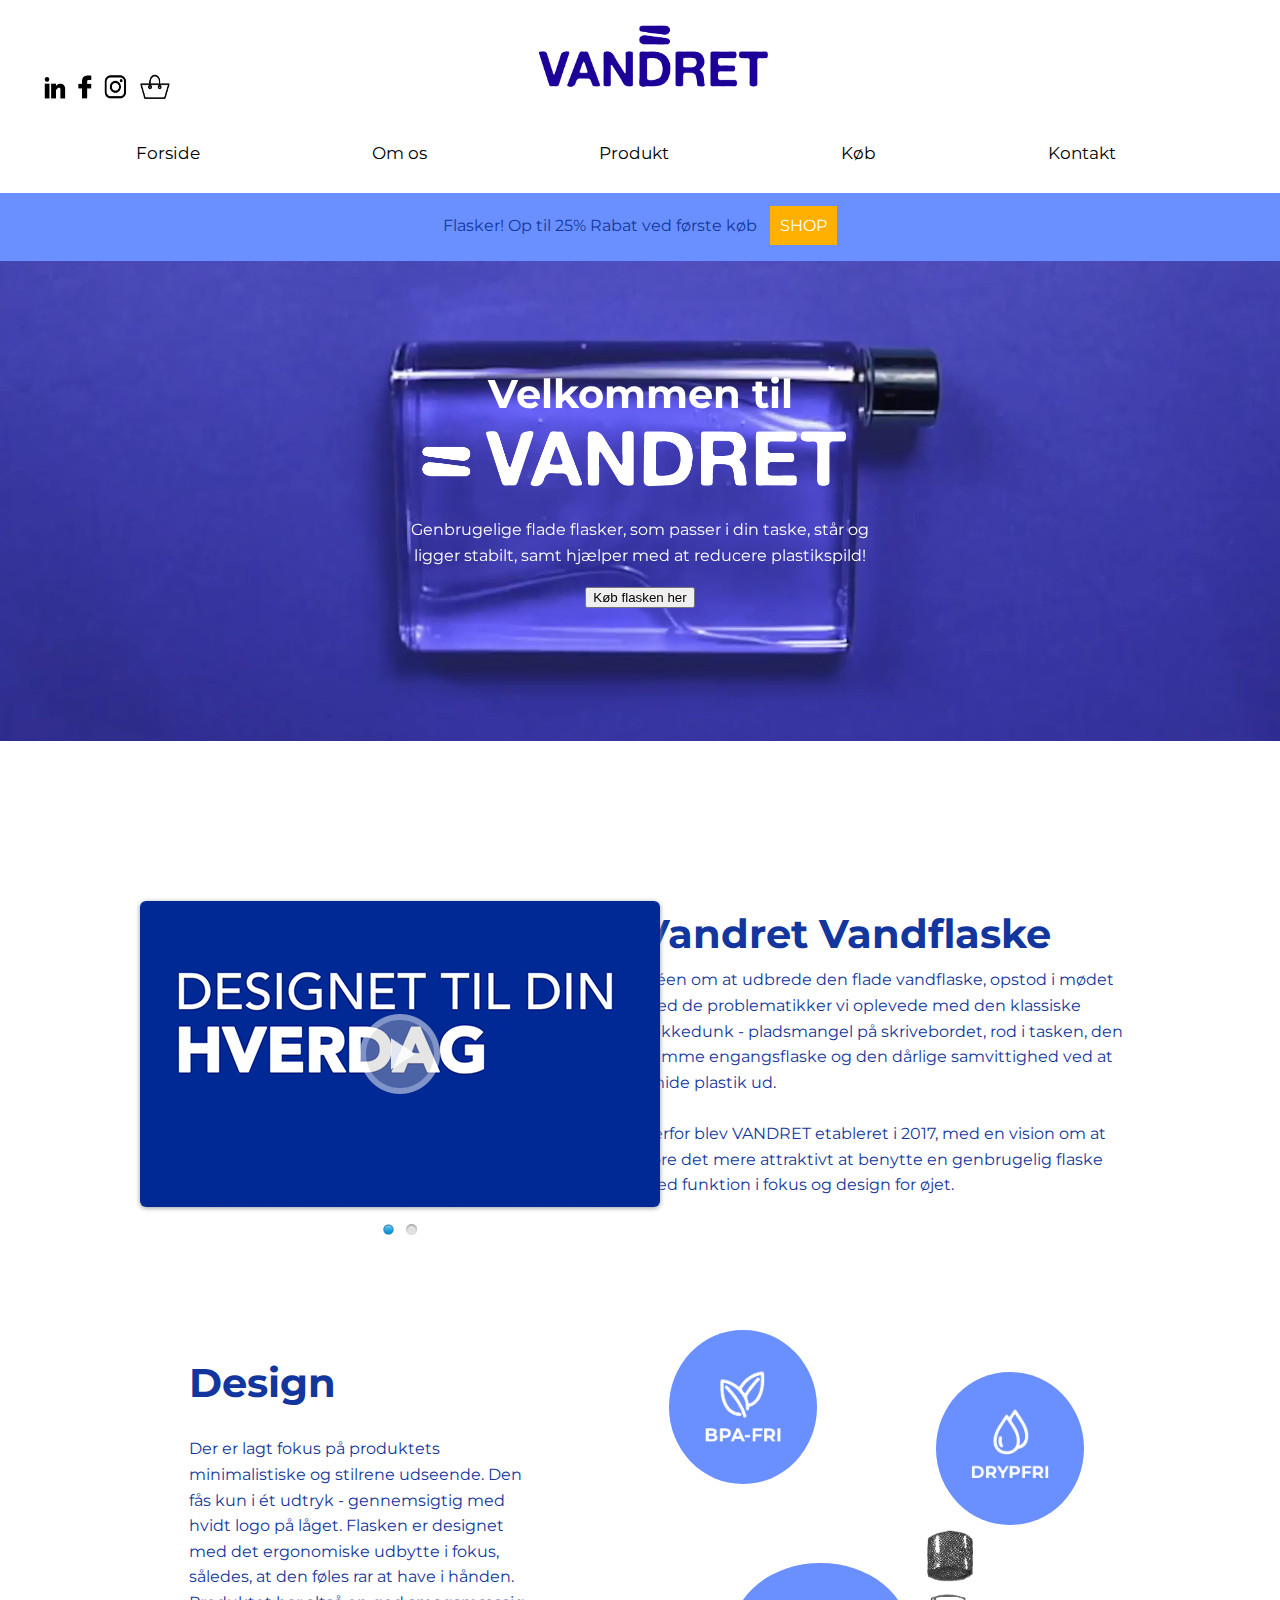
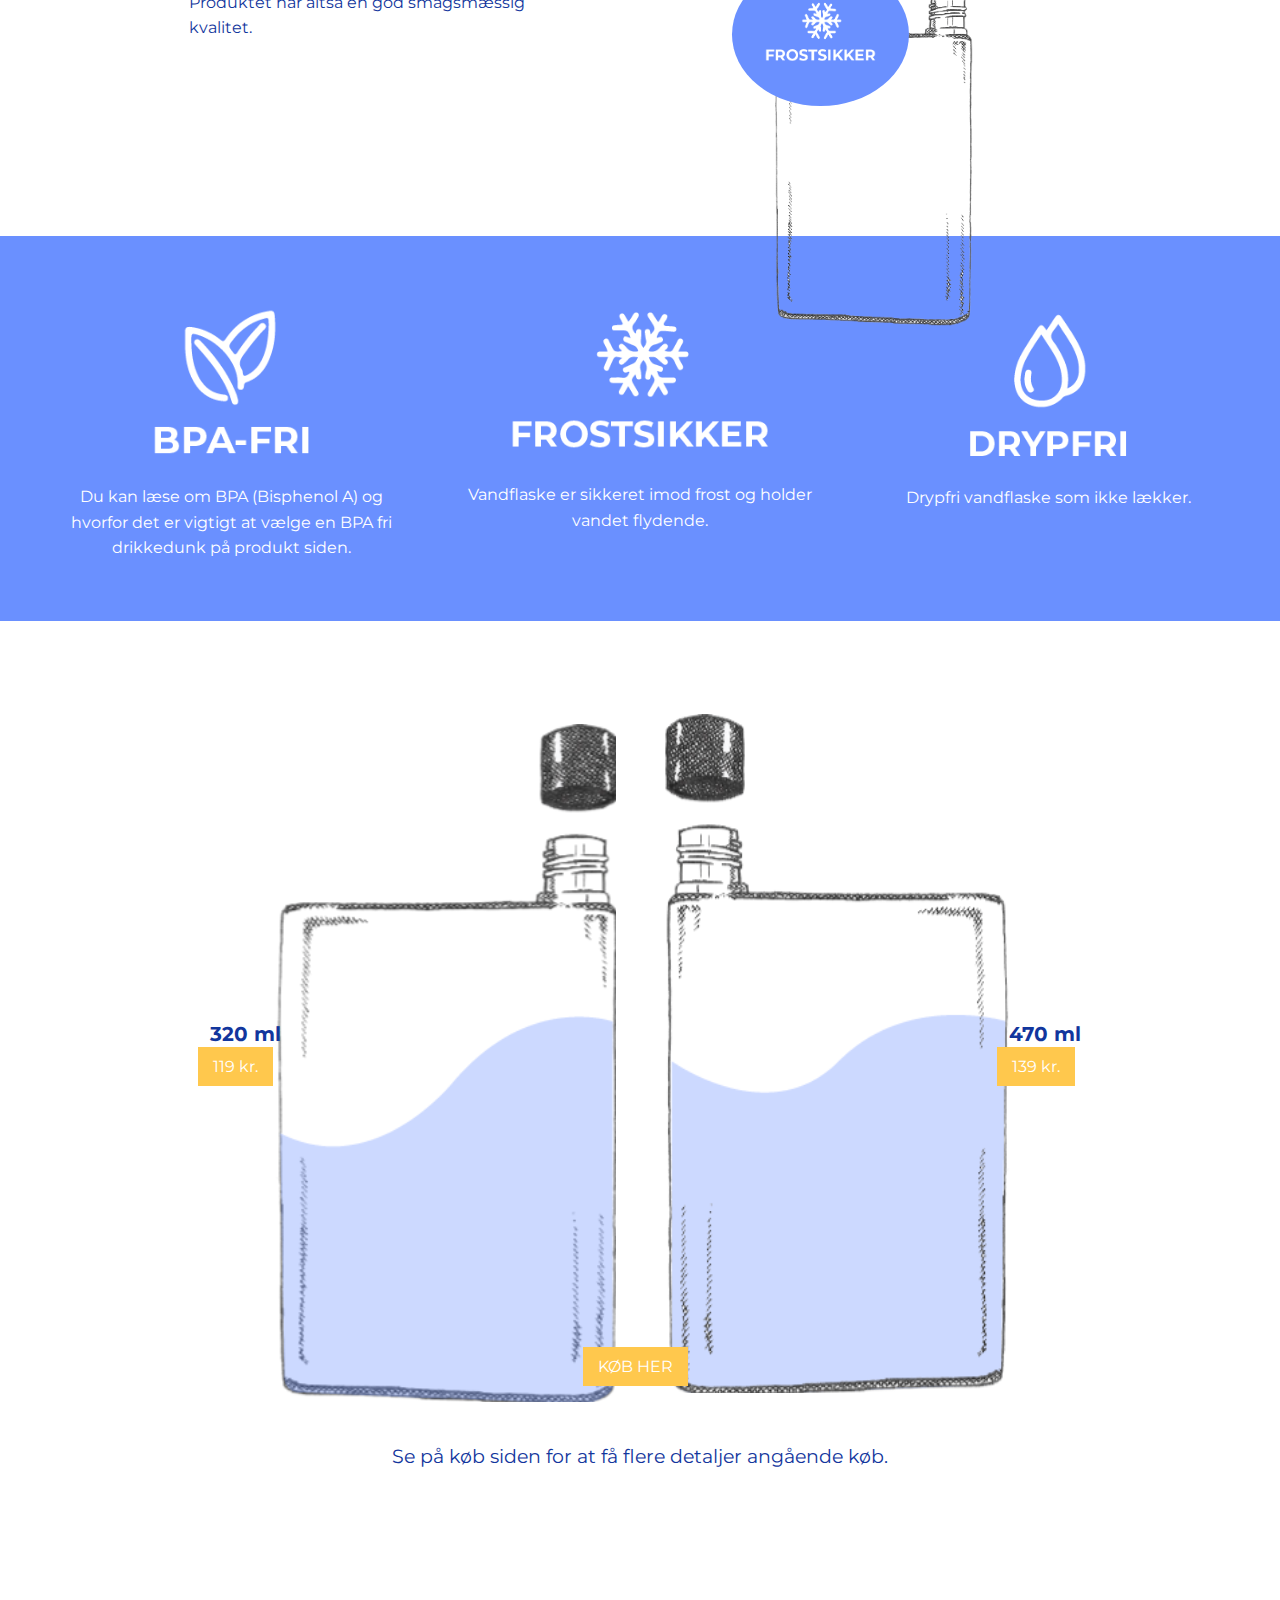
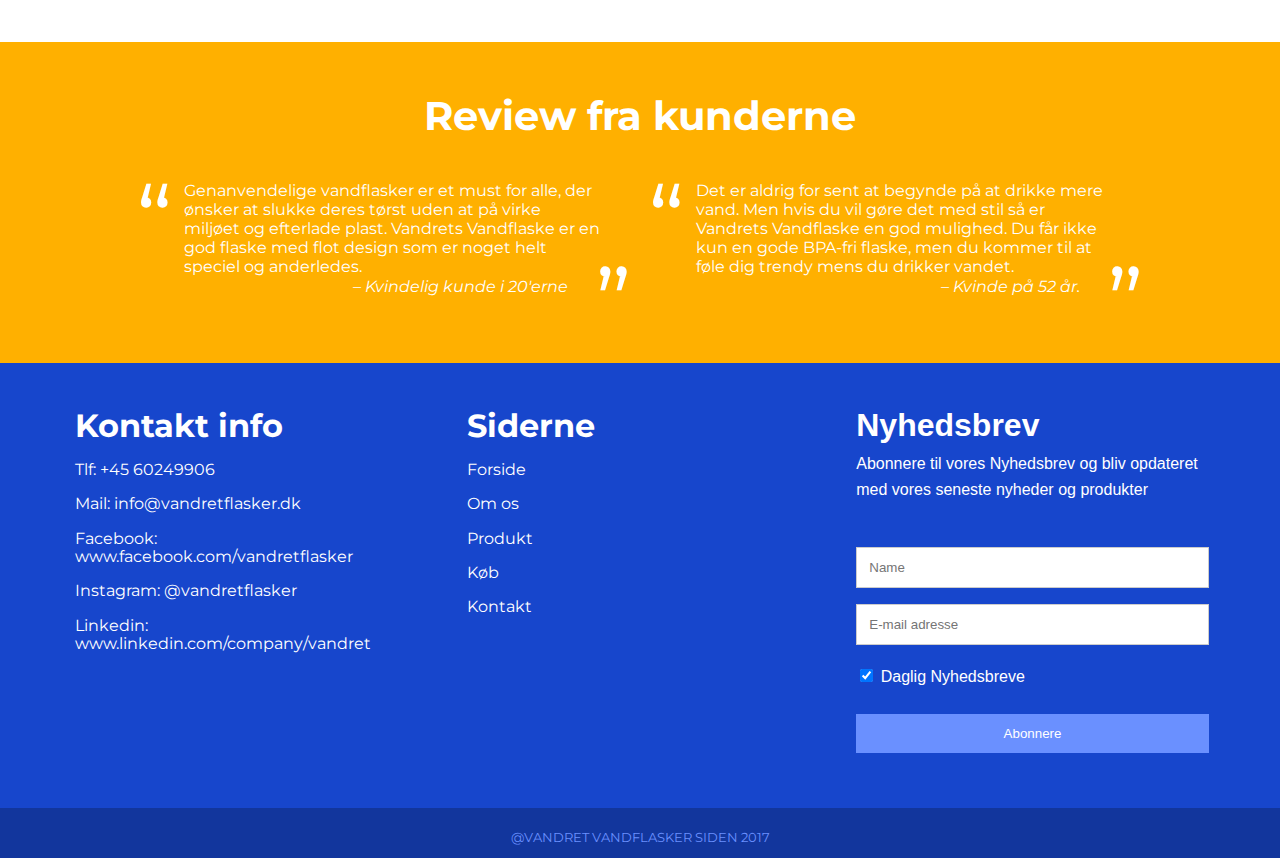
<file: index.html>
<!DOCTYPE html>
<html lang="da">

<head>
    <meta charset="utf-8">
    <meta name="viewport" content="width=device-width, initial-scale=1.0">
    <title>Vandret</title>
    <link rel="stylesheet" href="style.css">
    <link rel="stylesheet" href="css/balloon.css">
    <link href="https://fonts.googleapis.com/css?family=Montserrat:100,300,400,400i,500,600,700,800,900" rel="stylesheet">
    <link rel="stylesheet" href="https://cdnjs.cloudflare.com/ajax/libs/font-awesome/4.7.0/css/font-awesome.min.css">
    <link href="video/6/js-image-slider.css" rel="stylesheet" type="text/css" />
    <script src="video/6/mcVideoPlugin.js"></script>
    <script src="video/6/js-image-slider.js"></script>

</head>

<body>
    <header>
        <section id="header-top">
            <a href="https://www.linkedin.com/company/vandret/" target="_blank"><img src="img/vandret-07.png" class="icons" alt="vandret_07"></a><a href="https://www.facebook.com/vandretflasker" target="_blank"><img src="img/vandret-06.png" class="icons" alt="vandret_06"></a><a href="https://www.instagram.com/vandretflasker/" target="_blank"><img src="img/vandret-05.png" class="icons" alt="vandret_05"></a><a href=""><img src="img/vandret-08.png" class="cart" alt="cart"></a><img src="img/vandret_logo.png" class="logo" alt="vandret_logo">
        </section>
        <div class="topnav" id="navbar">
            <a href="index.html">Forside</a>
            <a href="omos.html">Om os</a>
            <a href="produkt.html">Produkt</a>
            <a href="koeb.html">Køb</a>
            <a href="kontakt.html">Kontakt</a>
            <a href="javascript:void(0);" class="icon" onclick="menuFunction()">
                <i class="fa fa-bars"></i></a>
        </div>
        <section id="SoMe" class="top">
            <p id="SoMe_tx">Flasker! Op til 25% Rabat ved første køb<a href="#" id="myBtn">SHOP</a></p>
        </section>
    </header>
    <main>
        <section id="video_bg">
            <video autoplay muted loop id="myVideo">
  <source src="video/video-1527778229.mp4" type="video/mp4">
  Your browser does not support HTML5 video.
</video>


            <div class="content">
                <h1 style="color:white;">Velkommen til <img src="img/vandret-11.png" alt="vandret_11"></h1>
                <p style="color:white;">Genbrugelige flade flasker, som passer i din taske, står og ligger stabilt, samt hjælper med at reducere plastikspild!</p>
                <p class="submission"><button onclick="window.location.href='koeb.html'">Køb flasken her</button></p>
            </div>


        </section>
        <div id="uden-video"><img src="img/no-vid.jpg"></div>
        <section id="omflasken">
            <div class="container_2fr" style="margin-top:5%;">
                <div id="sliderFrame">
                    <div id="slider">
                        <video preload="none" content="Forsikring, Billig, Studerende, Yndlings" data-image="img/vid_img_02.png" controls>
            <source src="video/VANDRET_FINAL.mp4" type="video/mp4" />
            <source src="video/mcvideo.ogg" type="video/ogg" />
        </video>
                        <video preload="none" content="Forsikring, Billig, Studerende, Yndlings" data-image="img/vid_img_01.png" controls>
            <source src="video/vandret.mp4" type="video/mp4" />
            <source src="video/mcvideo.ogg" type="video/ogg" />
        </video>
                    </div>
                </div>
                <div class="omtekst">
                    <h1>Vandret Vandflaske</h1>
                    <p>Idéen om at udbrede den flade vandflaske, opstod i mødet med de problematikker vi oplevede med den klassiske drikkedunk - pladsmangel på skrivebordet, rod i tasken, den grimme engangsflaske og den dårlige samvittighed ved at smide plastik ud. <br><br> Derfor blev VANDRET etableret i 2017, med en vision om at gøre det mere attraktivt at benytte en genbrugelig flaske med funktion i fokus og design for øjet.</p>
                </div>
            </div>
        </section>
        <section id="design">
            <div class="container_2fr" style="margin-top:5%;">
                <div id="design_left">
                    <h1>Design</h1>
                    <p>Der er lagt fokus på produktets minimalistiske og stilrene udseende. Den fås kun i ét udtryk - gennemsigtig med hvidt logo på låget. Flasken er designet med det ergonomiske udbytte i fokus, således, at den føles rar at have i hånden. Produktet har altså en god smagsmæssig kvalitet. </p>
                </div>
                <div id="interactive">
                    <button class="BPAfri-infografik pulse-button" data-balloon-length="fit" data-balloon="BPA-Fri vandflaske som forebygger mod hormonforstyrrende bivirkninger" data-balloon-pos="up"><img src="img/vandret-02.png" alt="vandret_02"></button>
                    <button class="Frostfri-infografik pulse-button" data-balloon-length="fit" data-balloon="Sørger for at dit vand forblir i flydende tilstand" data-balloon-pos="up"><img src="img/vandret-03.png" alt="vandret_03"></button>
                    <button class="Drypfri-infografik pulse-button" data-balloon-length="fit" data-balloon="Drypfri flaske så du ikke skal være urolig overfor lækkelse i tasken med elektronik" data-balloon-pos="up"><img src="img/vandret-04.png" alt="vandret_04"></button>
                    <div class="int_img"><img src="img/flaske_01.png" alt="vandret_01"></div>

                </div>
            </div>

        </section>
        <section id="info">
            <div class="container_3fr">
                <div id="bpa">
                    <img class="info_bpa" src="img/vandret-02.png" alt="bpa">
                    <p>Du kan læse om BPA (Bisphenol A) og hvorfor det er vigtigt at vælge en BPA fri drikkedunk på produkt siden.</p>
                </div>
                <div id="frost">
                    <img class="info_frost" src="img/vandret-03.png" alt="frostfri">
                    <p>Vandflaske er sikkeret imod frost og holder vandet flydende.</p>
                </div>
                <div id="dryp">
                    <img class="info_dryp" src="img/vandret-04.png" alt="drypsikker">
                    <p>Drypfri vandflaske som ikke lækker. </p>
                </div>
            </div>
        </section>
        <section id="koeb">
            <div class="container_2fr">
                <div id="flaske-left">
                    <div id="pris_small">
                        <h3>320 ml</h3>
                        <a href="#" class="button">119 kr.</a>
                    </div>
                    <div id="koeb_button">
                        <a href="#" class="button">KØB HER</a></div>
                    <div id="small">
                        <div id="bottlewater">
                            <div id="bottlewater_sprite" class="bottlewater_walkcycle">
                            </div>
                        </div>
                    </div>
                </div>
                <div id="flaske-right">
                    <div id="pris_big">
                        <h3>470 ml</h3>
                        <a href="#" class="button">139 kr.</a>
                    </div>
                    <div id="big">
                        <div id="flaskevand">
                            <div id="flaskevand_sprite" class="flaskevand_walkcycle">
                            </div>
                        </div>
                    </div>
                </div>
            </div>
            <p id="koeb_tx">Se på køb siden for at få flere detaljer angående køb.</p>
        </section>
        <section id="insta">

            <!-- SnapWidget -->
            <script src="https://snapwidget.com/js/snapwidget.js"></script>
            <iframe src="https://snapwidget.com/embed/551764" class="snapwidget-widget" style="border:none; overflow:hidden; width:100%; "></iframe>
        </section>
        <section id="review">
            <h1 class="midt">Review fra kunderne</h1>
            <div class="container_med_padding">
                <div>
                    <blockquote>
                        Genanvendelige vandflasker er et must for alle, der ønsker at slukke deres tørst uden at på virke miljøet og efterlade plast. Vandrets Vandflaske er en god flaske med flot design som er noget helt speciel og anderledes.
                        <footer>
                            <cite>
            Kvindelig kunde i 20'erne
        </cite>
                        </footer>
                    </blockquote>
                </div>
                <div>
                    <blockquote>
                        Det er aldrig for sent at begynde på at drikke mere vand. Men hvis du vil gøre det med stil så er Vandrets Vandflaske en god mulighed. Du får ikke kun en gode BPA-fri flaske, men du kommer til at føle dig trendy mens du drikker vandet.
                        <footer>
                            <cite>
            Kvinde på 52 år.
        </cite>
                        </footer>
                    </blockquote>
                </div>
            </div>
        </section>
    </main>
    <footer>
        <div class="container_3fr" style="color:white;">
            <div id="kontaktinfo">
                <h2>Kontakt info</h2>
                <ul>
                    <li><a href="">Tlf: +45 60249906</a></li>
                    <li><a href="">Mail: info@vandretflasker.dk </a></li>
                    <li><a href="">Facebook: www.facebook.com/vandretflasker </a></li>
                    <li><a href="">Instagram: @vandretflasker</a></li>
                    <li><a href="">Linkedin: www.linkedin.com/company/vandret</a></li>
                </ul>
            </div>
            <div id="siderne">
                <h2>Siderne</h2>
                <ul>
                    <li><a href="">Forside</a></li>
                    <li><a href="omos.html">Om os</a></li>
                    <li><a href="">Produkt</a></li>
                    <li><a href="">Køb</a></li>
                    <li><a href="kontakt.html">Kontakt</a></li>
                </ul>
            </div>
            <div id="nyhedsbrev">
                <form action="/action_page.php">
                    <div class="contain_news">
                        <h2>Nyhedsbrev</h2>
                        <p>Abonnere til vores Nyhedsbrev og bliv opdateret med vores seneste nyheder og produkter</p>
                    </div>

                    <div class="contain_news">
                        <input type="text" placeholder="Name" name="Navn" required>
                        <input type="text" placeholder="E-mail adresse" name="mail" required>
                        <label>
      <input type="checkbox" checked="checked" name="subscribe"> Daglig Nyhedsbreve
    </label>
                    </div>

                    <div class="contain_news">
                        <input type="submit" value="Abonnere">
                    </div>
                </form>
            </div>
        </div>
        <div id="bottom-footer">
            <p>@VANDRET VANDFLASKER SIDEN 2017</p>
        </div>
    </footer>
    <script src="https://ajax.googleapis.com/ajax/libs/jquery/1.12.4/jquery.min.js"></script>
    <script src="java.js"></script>
</body>

</html>
</file>
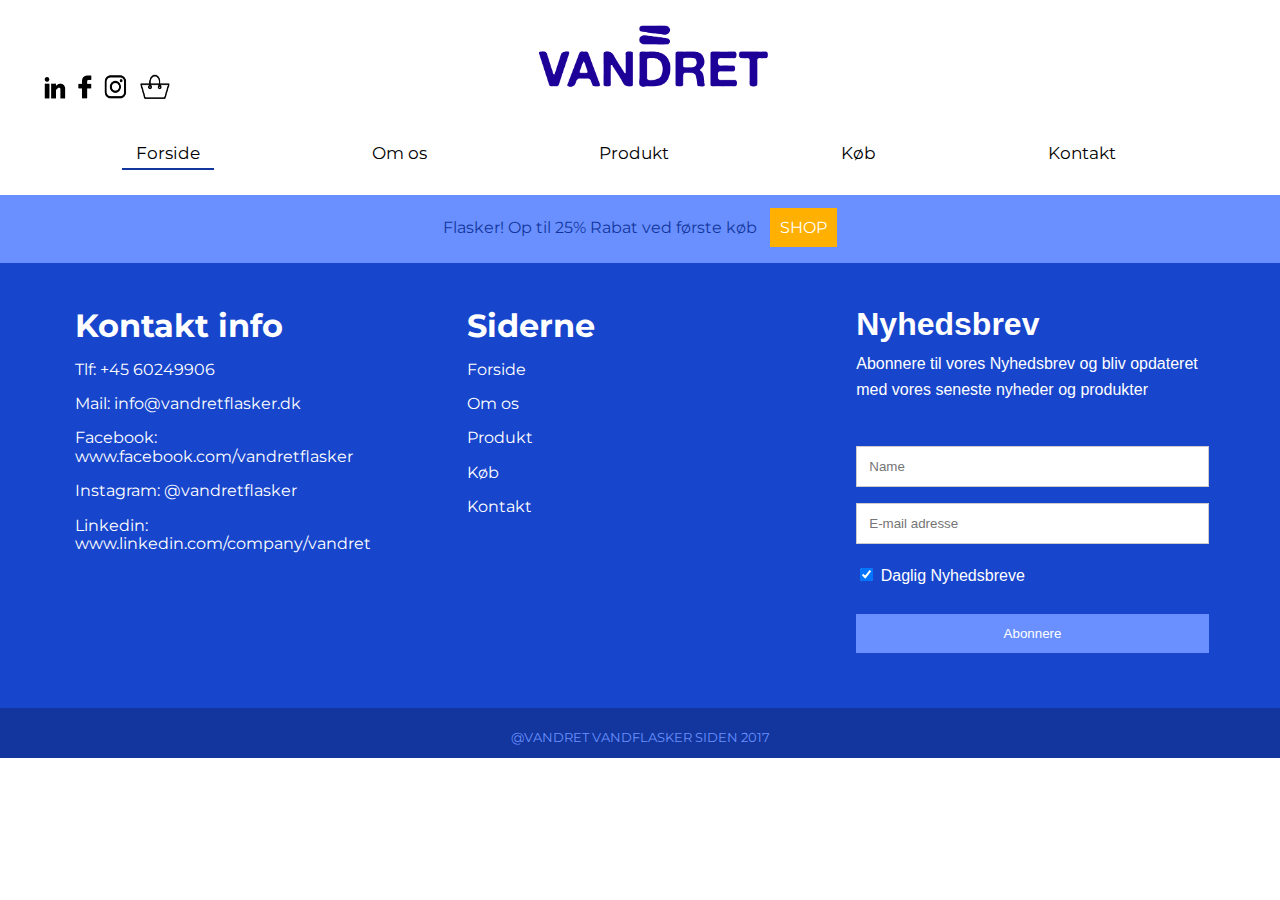
<file: fragt.html>
<!DOCTYPE html>
<html lang="da">

<head>
    <meta charset="utf-8">
    <meta name="viewport" content="width=device-width, initial-scale=1.0">
    <title>Fragt</title>
    <link rel="stylesheet" href="style.css">
    <link rel="stylesheet" href="css/balloon.css">
    <link href="https://fonts.googleapis.com/css?family=Montserrat:100,300,400,400i,500,600,700,800,900" rel="stylesheet">
    <link rel="stylesheet" href="https://cdnjs.cloudflare.com/ajax/libs/font-awesome/4.7.0/css/font-awesome.min.css">
    <link href="video/6/js-image-slider.css" rel="stylesheet" type="text/css" />
    <script src="video/6/mcVideoPlugin.js"></script>
    <script src="video/6/js-image-slider.js"></script>

</head>

<body>
    <header>
        <section id="header-top"><a href="https://www.linkedin.com/company/vandret/" target="_blank"><img src="img/vandret-07.png" class="icons" alt="vandret_07"></a><a href="https://www.facebook.com/vandretflasker" target="_blank"><img src="img/vandret-06.png" class="icons" alt="vandret_06"></a><a href="https://www.instagram.com/vandretflasker/" target="_blank"><img src="img/vandret-05.png" class="icons" alt="vandret_05"></a><a href=""><img src="img/vandret-08.png" class="cart" alt="cart"></a><img src="img/vandret_logo.png" class="logo" alt="vandret_logo"></section>
        <div class="topnav" id="navbar">
            <a href="#forside" class="active">Forside</a>
            <a href="omos.html">Om os</a>
            <a href="produkt.html">Produkt</a>
            <a href="koeb.html">Køb</a>
            <a href="kontakt.html">Kontakt</a>
            <a href="javascript:void(0);" class="icon" onclick="menuFunction()">
                <i class="fa fa-bars"></i></a>
        </div>
        <section id="SoMe" class="top">
            <p id="SoMe_tx">Flasker! Op til 25% Rabat ved første køb<a href="#" id="myBtn">SHOP</a></p>
        </section>
    </header>
    <main>
        <section>

            <section id="modtager"></section>
            <template id="myTemplate">
           <article>
            <div class="container_med_padding">
                  <div id="fragt_info">
                    <h1 class="centerText" style="margin-top:10%;" data-titel></h1>
                    <h2 data-underrubrik></h2>
                    <p data-tekst></p>
                    <h2 data-underrubrik_02></h2>
                    <p data-tekst_02></p>
                    <h2 data-underrubrik_03></h2>
                    <p data-tekst_03></p>
                    <h2 data-underrubrik_04></h2>
                    <p data-tekst_04></p>
                    <h2 data-underrubrik_05></h2>
                    <p data-tekst_05></p>
                    <h2 data-underrubrik_06></h2>
                    <p data-tekst_06></p>
                    <h2 data-underrubrik_07></h2>
                    <p data-tekst_07></p>
                </div>
                  <div id="pro">
                    <img src="" data-billede>
                </div>
           </div>
           </article>
    </template>

        </section>
    </main>
    <footer>
        <div class="container_3fr" style="color:white;">
            <div id="kontaktinfo">
                <h2>Kontakt info</h2>
                <ul>
                    <li><a href="">Tlf: +45 60249906</a></li>
                    <li><a href="">Mail: info@vandretflasker.dk </a></li>
                    <li><a href="">Facebook: www.facebook.com/vandretflasker </a></li>
                    <li><a href="">Instagram: @vandretflasker</a></li>
                    <li><a href="">Linkedin: www.linkedin.com/company/vandret</a></li>
                </ul>
            </div>
            <div id="siderne">
                <h2>Siderne</h2>
                <ul>
                    <li><a href="">Forside</a></li>
                    <li><a href="">Om os</a></li>
                    <li><a href="">Produkt</a></li>
                    <li><a href="">Køb</a></li>
                    <li><a href="">Kontakt</a></li>
                </ul>
            </div>
            <div id="nyhedsbrev">
                <form action="/action_page.php">
                    <div class="contain_news">
                        <h2>Nyhedsbrev</h2>
                        <p>Abonnere til vores Nyhedsbrev og bliv opdateret med vores seneste nyheder og produkter</p>
                    </div>

                    <div class="contain_news">
                        <input type="text" placeholder="Name" name="Navn" required>
                        <input type="text" placeholder="E-mail adresse" name="mail" required>
                        <label>
      <input type="checkbox" checked="checked" name="subscribe"> Daglig Nyhedsbreve
    </label>
                    </div>

                    <div class="contain_news">
                        <input type="submit" value="Abonnere">
                    </div>
                </form>
            </div>
        </div>
        <div id="bottom-footer">
            <p>@VANDRET VANDFLASKER SIDEN 2017</p>
        </div>
    </footer>
    <script src="https://ajax.googleapis.com/ajax/libs/jquery/1.12.4/jquery.min.js"></script>
    <script src="java.js"></script>
    <script>
        let restauranter;
        let minTemplate = document.querySelector("#myTemplate");
        //hent Json
        async function hentJson() {
            let jsonObjekt = await fetch("http://dyrmosedesign.dk/kea/Vandret/wordpress/wp-json/wp/v2/fragt");
            restauranter = await jsonObjekt.json();
            visRestauranter();
            //       console.log(observationer);

        }

        function visRestauranter() {
            restauranter.forEach(restaurant => {
                let klon = minTemplate.cloneNode(true).content;
                klon.querySelector("[data-titel]").textContent = restaurant.acf.titel;
                klon.querySelector("[data-underrubrik]").textContent = restaurant.acf.underrubrik;
                klon.querySelector("[data-tekst]").innerHTML = restaurant.acf.tekst;
                klon.querySelector("[data-underrubrik_02]").textContent = restaurant.acf.underrubrik_02;
                klon.querySelector("[data-tekst_02]").innerHTML = restaurant.acf.tekst_02;
                klon.querySelector("[data-underrubrik_03]").textContent = restaurant.acf.underrubrik_03;
                klon.querySelector("[data-tekst_03]").innerHTML = restaurant.acf.tekst_03;
                klon.querySelector("[data-underrubrik_04]").textContent = restaurant.acf.underrubrik_04;
                klon.querySelector("[data-tekst_04]").innerHTML = restaurant.acf.tekst_04;
                klon.querySelector("[data-underrubrik_05]").textContent = restaurant.acf.underrubrik_05;
                klon.querySelector("[data-tekst_05]").innerHTML = restaurant.acf.tekst_05;
                klon.querySelector("[data-underrubrik_06]").textContent = restaurant.acf.underrubrik_06;
                klon.querySelector("[data-tekst_06]").innerHTML = restaurant.acf.tekst_06;
                klon.querySelector("[data-underrubrik_07]").textContent = restaurant.acf.underrubrik_07;
                klon.querySelector("[data-tekst_07]").innerHTML = restaurant.acf.tekst_07;
                klon.querySelector("[data-billede]").src = restaurant.acf.billede.url;

                document.querySelector("#modtager").appendChild(klon);
                //                templateModtager.appendChild(klon)
            })
        }
        document.addEventListener("DOMContentLoaded", hentJson);
    </script>
</body>

</html>
</file>
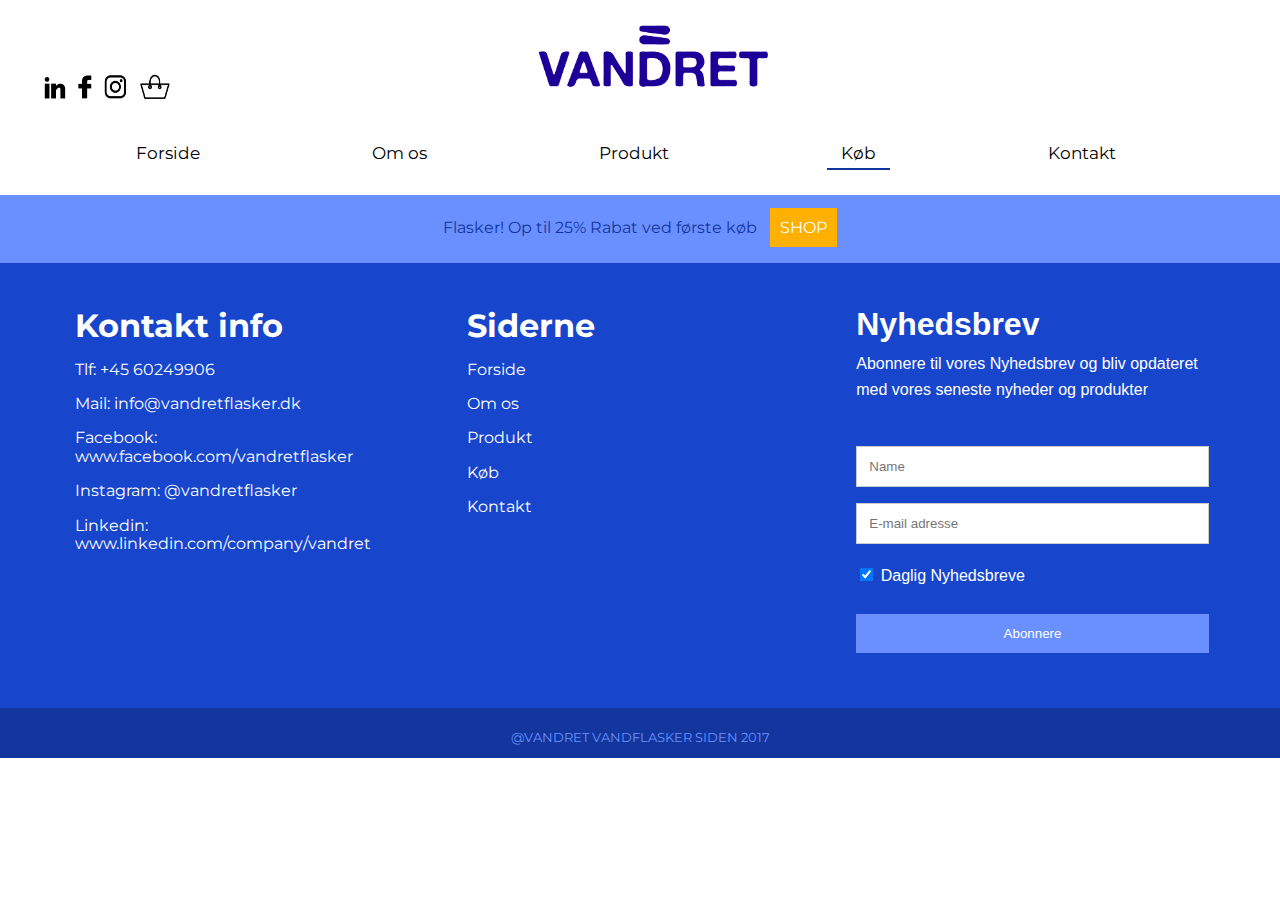
<file: koeb.html>
<!DOCTYPE html>
<html lang="da">

<head>
    <meta charset="utf-8">
    <meta name="viewport" content="width=device-width, initial-scale=1.0">
    <title>Vandret</title>
    <link rel="stylesheet" href="style.css">
    <link rel="stylesheet" href="css/balloon.css">
    <link href="https://fonts.googleapis.com/css?family=Montserrat:100,300,400,400i,500,600,700,800,900" rel="stylesheet">
    <link rel="stylesheet" href="https://cdnjs.cloudflare.com/ajax/libs/font-awesome/4.7.0/css/font-awesome.min.css">
    <link href="video/6/js-image-slider.css" rel="stylesheet" type="text/css" />
    <script src="video/6/mcVideoPlugin.js"></script>
    <script src="video/6/js-image-slider.js"></script>

</head>

<body>
    <header>
        <section id="header-top"><a href="https://www.linkedin.com/company/vandret/" target="_blank"><img src="img/vandret-07.png" class="icons" alt="vandret_07"></a><a href="https://www.facebook.com/vandretflasker" target="_blank"><img src="img/vandret-06.png" class="icons" alt="vandret_06"></a><a href="https://www.instagram.com/vandretflasker/" target="_blank"><img src="img/vandret-05.png" class="icons" alt="vandret_o5"></a><a href=""><img src="img/vandret-08.png" class="cart" alt="cart"></a><img src="img/vandret_logo.png" class="logo" alt="vandret_logo"></section>
        <div class="topnav" id="navbar">
            <a href="index.html">Forside</a>
            <a href="omos.html">Om os</a>
            <a href="produkt.html">Produkt</a>
            <a href="koeb.html" class="active">Køb</a>
            <a href="kontakt.html">Kontakt</a>
            <a href="javascript:void(0);" class="icon" onclick="menuFunction()">
                <i class="fa fa-bars"></i></a>
        </div>
        <section id="SoMe" class="top">
            <p id="SoMe_tx">Flasker! Op til 25% Rabat ved første køb<a href="#" id="myBtn">SHOP</a></p>
        </section>
    </header>
    <main style="background: white;">

        <section id="modtager"></section>
        <template id="myTemplate">
       <article>
         <img class="center" src="img/Artboard%201.png">
        <h1 class="shop_h1" data-titel></h1>
        <p class="shop_p" data-tekst></p>
        <div class="container_med_padding">
            <div>
                <div class="container" id="shop">
                    <div class="shop_left">
                        <h4 data-underrubrik></h4>
                        <hr>
                        <p data-tekst_02></p>
                    </div>
                     <div class="shop_right">
                        <img class="shop_img" src="" data-billede>
                    </div>
                </div>
                <div class="container_1fr">
                    <div class="shop_koeb">
                        <h2 style="background-color: #1746cc; color: white;" data-underrubrik_02></h2>
                        <h1 style="background: #9db6ff;" data-titel_02></h1>
                        <p data-tekst_03></p>

                        <p class="submission"><input class="button" type="Køb" value="Læg i kurv" /></p>
                    </div>
                </div>
            </div>
            <div>
                <div class="container" id="shop">
                    <div class="shop_left">
                        <img class="shop_img" src="" data-billede_02>
                    </div>
                    <div class="shop_right">
                        <h4 data-underrubrik_03></h4>
                        <hr>
                        <p data-tekst_04></p>
                    </div>
                </div>
                <div class="container_1fr">
                    <div class="shop_koeb_02">
                        <h2 data-underrubrik_04></h2>
                        <h1 data-titel_03></h1>
                        <p data-tekst_05></p>
    <p class="submission"><input class="button" type="Køb" value="Læg i kurv" /></p>
                    </div>

                </div>
            </div>
        </div>
        <p class="shop_manchet" data-tekst_06></p>
        <p class="submission"><input style="margin-bottom:6%;" class="button_koeb" type="button" onclick="location.href='fragt.html';" value="Betingelserne" /></p>
            </article>
        </template>

    </main>
    <footer>
        <div class="container_3fr" style="color:white;">
            <div id="kontaktinfo">
                <h2>Kontakt info</h2>
                <ul>
                    <li><a href="">Tlf: +45 60249906</a></li>
                    <li><a href="">Mail: info@vandretflasker.dk </a></li>
                    <li><a href="">Facebook: www.facebook.com/vandretflasker </a></li>
                    <li><a href="">Instagram: @vandretflasker</a></li>
                    <li><a href="">Linkedin: www.linkedin.com/company/vandret</a></li>
                </ul>
            </div>
            <div id="siderne">
                <h2>Siderne</h2>
                <ul>
                    <li><a href="">Forside</a></li>
                    <li><a href="">Om os</a></li>
                    <li><a href="">Produkt</a></li>
                    <li><a href="">Køb</a></li>
                    <li><a href="">Kontakt</a></li>
                </ul>
            </div>
            <div id="nyhedsbrev">
                <form action="/action_page.php">
                    <div class="contain_news">
                        <h2>Nyhedsbrev</h2>
                        <p>Abonnere til vores Nyhedsbrev og bliv opdateret med vores seneste nyheder og produkter</p>
                    </div>

                    <div class="contain_news">
                        <input type="text" placeholder="Name" name="Navn" required>
                        <input type="text" placeholder="E-mail adresse" name="mail" required>
                        <label>
      <input type="checkbox" checked="checked" name="subscribe"> Daglig Nyhedsbreve
    </label>
                    </div>

                    <div class="contain_news">
                        <input type="submit" value="Abonnere">
                    </div>
                </form>
            </div>
        </div>
        <div id="bottom-footer">
            <p>@VANDRET VANDFLASKER SIDEN 2017</p>
        </div>
    </footer>
    <script src="https://ajax.googleapis.com/ajax/libs/jquery/1.12.4/jquery.min.js"></script>
    <script src="java.js"></script>

    <script>
        let produkterne;
        let minTemplate = document.querySelector("#myTemplate");
        //hent Json
        async function hentJson() {
            let jsonObjekt = await fetch("http://dyrmosedesign.dk/kea/Vandret/wordpress/wp-json/wp/v2/koeb");
            produkterne = await jsonObjekt.json();
            visProdukter();


        }

        function visProdukter() {
            produkterne.forEach(produkt => {
                let klon = minTemplate.cloneNode(true).content;
                klon.querySelector("[data-titel]").textContent = produkt.acf.titel;
                klon.querySelector("[data-tekst]").innerHTML = produkt.acf.tekst;
                klon.querySelector("[data-billede]").src = produkt.acf.billede.url;
                klon.querySelector("[data-underrubrik]").textContent = produkt.acf.underrubrik;
                klon.querySelector("[data-tekst_02]").innerHTML = produkt.acf.tekst_02;
                klon.querySelector("[data-underrubrik_02]").textContent = produkt.acf.underrubrik_02;
                klon.querySelector("[data-titel_02]").textContent = produkt.acf.titel_02;
                klon.querySelector("[data-tekst_03]").innerHTML = produkt.acf.tekst_03;
                klon.querySelector("[data-billede_02]").src = produkt.acf.billede_02.url;
                klon.querySelector("[data-underrubrik_03]").textContent = produkt.acf.underrubrik_03;
                klon.querySelector("[data-tekst_04]").innerHTML = produkt.acf.tekst_04;
                klon.querySelector("[data-underrubrik_04]").textContent = produkt.acf.underrubrik_04;
                klon.querySelector("[data-titel_03]").textContent = produkt.acf.titel_03;
                klon.querySelector("[data-tekst_05]").innerHTML = produkt.acf.tekst_05;
                klon.querySelector("[data-tekst_06]").innerHTML = produkt.acf.tekst_06;


                document.querySelector("#modtager").appendChild(klon);
                //                templateModtager.appendChild(klon)
            })
        }
        document.addEventListener("DOMContentLoaded", hentJson);

    </script>

</body>

</html>
</file>
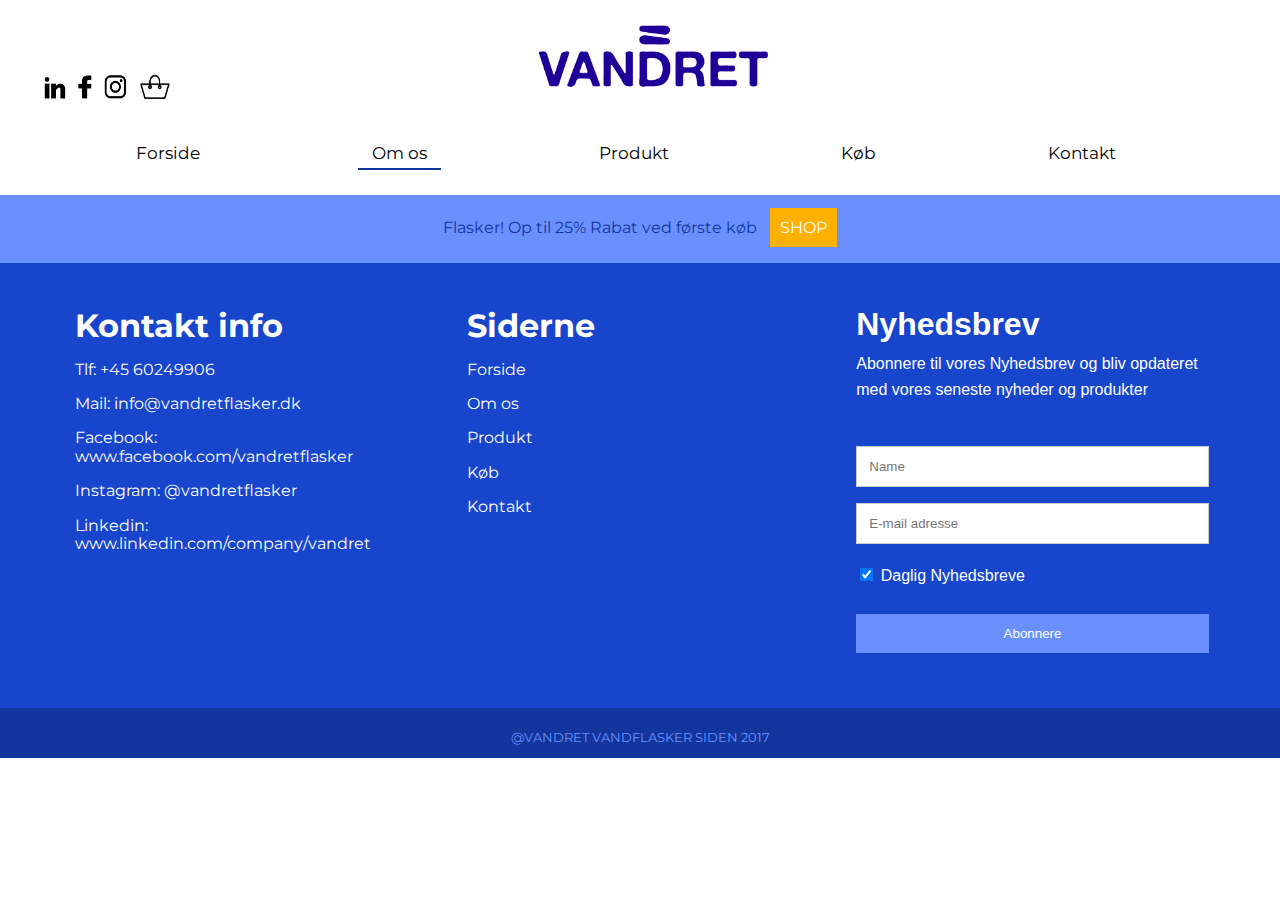
<file: omos.html>
<!DOCTYPE html>
<html lang="da">

<head>
    <meta charset="utf-8">
    <meta name="viewport" content="width=device-width, initial-scale=1.0">
    <title>Vandret</title>
    <link rel="stylesheet" href="style.css">
    <link rel="stylesheet" href="css/balloon.css">
    <link href="https://fonts.googleapis.com/css?family=Montserrat:100,300,400,400i,500,600,700,800,900" rel="stylesheet">
    <link rel="stylesheet" href="https://cdnjs.cloudflare.com/ajax/libs/font-awesome/4.7.0/css/font-awesome.min.css">
    <link href="video/6/js-image-slider.css" rel="stylesheet" type="text/css" />
    <script src="video/6/mcVideoPlugin.js"></script>
    <script src="video/6/js-image-slider.js"></script>

</head>

<body>
    <header>
        <section id="header-top"><a href="https://www.linkedin.com/company/vandret/" target="_blank"><img src="img/vandret-07.png" class="icons" alt="vandret_07"></a><a href="https://www.facebook.com/vandretflasker" target="_blank"><img src="img/vandret-06.png" class="icons" alt="vandret_06"></a><a href="https://www.instagram.com/vandretflasker/" target="_blank"><img src="img/vandret-05.png" class="icons" alt="vandret_05"></a><a href=""><img src="img/vandret-08.png" class="cart" alt="cart"></a><img src="img/vandret_logo.png" class="logo" alt="vandret_logo"></section>
        <div class="topnav" id="navbar">
            <a href="index.html">Forside</a>
            <a href="omos.html" class="active">Om os</a>
            <a href="produkt.html">Produkt</a>
            <a href="koeb.html">Køb</a>
            <a href="kontakt.html">Kontakt</a>
            <a href="javascript:void(0);" class="icon" onclick="menuFunction()">
                <i class="fa fa-bars"></i></a>
        </div>
        <section id="SoMe" class="top">
            <p id="SoMe_tx">Flasker! Op til 25% Rabat ved første køb<a href="#" id="myBtn">SHOP</a></p>
        </section>
    </header>

    <main>
        <section id="modtager"></section>
        <template id="myTemplate">
       <article>
           <div id="omos-wrapper">
            <div class="container_1fr">
            <h1 id="data-titel"></h1>
            <p id="data-tekst"></p>
             <h1 id="data-stifter" class="stifter"></h1>
         <div class="container_2fr" style="margin-top:7%; margin-bottom: 4%;">

                   <div>
                       <p id="data-tekst_02"></p>
                 <p id="data-tekst_03"></p>

                   </div>
                   <div>
                     <img id="data-billede" src="" class="os_pic" >
                   </div>
               </div>
            <img id="data-billede_02" src="">
           </div>

           <div class="container_1fr">

               <h1 id="data-titel_02"></h1>
               <p id="data-tekst_04" style="text-align: center;"></p>
                 <div id="omosimg"><img id="data-billede_03" src="" ></div>
            <p class="submission"><button type="submit" class="button" value="Send" ><a href="produkt.html" style="color:white;">Gå til produkt siden</a></button></p>

             <h1 id="data-titel_03"></h1>
             <p id="data-tekst_05" style="text-align: center;"></p>
          </div>
               <div class="container_1fr">
                    <div>
                        <h1 id="data-titel_04"></h1>
                        <p id="data-tekst_06"></p>
     <div class="container_3fr" style="margin-bottom:20%;">
                    <div><img id="data-billede_04" src="" class="icons_02">
                            <p id="data-tekst_07"></p></div>
                              <div><img id="data-billede_05" src="" class="icons_08">
                            <p id="data-tekst_08"></p></div>
                              <div><img id="data-billede_06" src="" class="icons_04">
                            <p id="data-tekst_09"></p></div>


                        </div>
                    </div>

               </div>
           </div>
       </article>

    </template>
    </main>

    <footer>
        <div class="container_3fr" style="color:white;">
            <div id="kontaktinfo">
                <h2>Kontakt info</h2>
                <ul>
                    <li><a href="">Tlf: +45 60249906</a></li>
                    <li><a href="">Mail: info@vandretflasker.dk </a></li>
                    <li><a href="">Facebook: www.facebook.com/vandretflasker </a></li>
                    <li><a href="">Instagram: @vandretflasker</a></li>
                    <li><a href="">Linkedin: www.linkedin.com/company/vandret</a></li>
                </ul>
            </div>
            <div id="siderne">
                <h2>Siderne</h2>
                <ul>
                    <li><a href="">Forside</a></li>
                    <li><a href="omos.html">Om os</a></li>
                    <li><a href="">Produkt</a></li>
                    <li><a href="">Køb</a></li>
                    <li><a href="kontakt.html">Kontakt</a></li>
                </ul>
            </div>
            <div id="nyhedsbrev">
                <form action="/action_page.php">
                    <div class="contain_news">
                        <h2>Nyhedsbrev</h2>
                        <p>Abonnere til vores Nyhedsbrev og bliv opdateret med vores seneste nyheder og produkter</p>
                    </div>

                    <div class="contain_news">
                        <input type="text" placeholder="Name" name="Navn" required>
                        <input type="text" placeholder="E-mail adresse" name="mail" required>
                        <label>
      <input type="checkbox" checked="checked" name="subscribe"> Daglig Nyhedsbreve
    </label>
                    </div>

                    <div class="contain_news">
                        <input type="submit" value="Abonnere">
                    </div>
                </form>
            </div>
        </div>
        <div id="bottom-footer">
            <p>@VANDRET VANDFLASKER SIDEN 2017</p>
        </div>
    </footer>
    <script src="https://ajax.googleapis.com/ajax/libs/jquery/1.12.4/jquery.min.js"></script>
    <script src="js/omos.js"></script>
    <script src="java.js"></script>
</body>

</html>
</file>
<file: style.css>
*,
*::before,
*::after {
    box-sizing: inherit;
}


html {
    font-family: sans-serif;
    line-height: 1.15;

}

header,
nav,
main,
section,
footer {
    display: block;
}

section:after {
    content: ".";
    display: block;
    height: 0;
    clear: both;
    visibility: hidden;
}

body {
    margin: 0;
    height: auto;
    font-size: 1rem;
    font-family: 'Montserrat', sans-serif;
    color: #12369D;
    /*    background: #F6F6F6;*/
    background: white;
}

img {
    width: 100%;
    height: auto;
}

/******************Fonts*******************/

hr {
    border: #12369D 1px solid;

}

h1,
h2,
h3,
h4,
h5,
h6 {
    margin-top: 0;
    margin-bottom: 0.5rem;
}

p {
    margin-top: 0;
    margin-bottom: 1rem;
    line-height: 1.6;
}

a {
    color: #12369D;
    text-decoration: none;
    background-color: transparent;
}

.h1,
.h2,
.h3,
.h4,
.h5,
.h6 {
    margin-bottom: 0.5rem;
    font-family: inherit;
    font-weight: 500;
    line-height: 1.2;
    color: inherit;
}

h1,
.h1 {
    font-size: 2.5rem;
}

h2,
.h2 {
    font-size: 2rem;
}

h3,
.h3 {
    font-size: 1.75rem;
}

h4,
.h4 {
    font-size: 1.5rem;
}

h5,
.h5 {
    font-size: 1.25rem;
}

h6,
.h6 {
    font-size: 1rem;
}

.left {
    text-align: left;
}

/****************** Media Queries *******************/

.container {
    width: 100%;
    margin-right: auto;
    margin-left: auto;
    margin: 0;
}

.container_med_padding {
    width: 80%;
    padding-right: 10%;
    padding-left: 10%;
    margin-right: auto;
    margin-left: auto;
    margin: 0;
}

.container_1fr {
    width: 100%;
    margin-right: auto;
    margin-left: auto;
    margin: 0;
}

.container_2fr {
    width: 92%;
    padding-right: 4%;
    padding-left: 4%;
    margin-right: auto;
    margin-left: auto;
    margin: 0;
}

.container_3fr {
    width: 92%;
    padding-right: 4%;
    padding-left: 4%;
    margin-right: auto;
    margin-left: auto;
    margin: 0;
}

@media (max-width: 575px) {

    .container_1fr {
        display: grid;
        grid-template-columns: repeat(1, 1fr);
    }
    .container_2fr {
        /*        background-color: aqua;*/
        display: grid;
        grid-template-columns: repeat(1, 1fr);
    }
    .container_3fr {
        /*        background-color: aqua;*/
        display: grid;
        grid-template-columns: repeat(1, 1fr);
    }
    .container_med_padding {
        /*        background-color: aqua;*/
        display: grid;
        grid-template-columns: repeat(1, 1fr);
    }
    #SoMe {
        display: none;
    }
    #video_bg {
        display: none;
    }
    #uden-video {
        display: block;
    }
    #video {
        display: none;
    }
    #design {
        display: grid;
        padding-bottom: 250px;
    }

    .content {
        top: -154px;
        padding: 20px;
        width: 285px;
    }
    .content h1 {
        font-size: 1em;
    }

    .content p {
        font-size: 1em;
    }

    #sliderFrame {
        margin-right: 0;
        margin-top: 39%;
    }
    #slider,
    #slider .sliderInner {
        width: 341px;
        height: 190px;

    }
    #omtekst h1 {
        font-size: 1.9rem;
    }
    #kontaktinfo {
        padding-top: 35px;
        padding-left: 20px;
        padding-right: 20px;
        padding-bottom: 0px;
    }
    #siderne {
        padding-top: 20px;
        padding-left: 20px;
        padding-right: 20px;
        padding-bottom: 0px;
    }
    .topnav {
        display: block;

    }
    .sticky {
        display: none;
    }
    #koeb_button {
        position: relative;
        top: 94%;
        left: 34%;
        width: 35%;
        height: 70px;
        padding: 2%;
    }
    .int_img {
        width: 37%;
        top: 192%;
        left: 30%;
        position: absolute;
    }
    #flaske-left {
        display: none;
    }

    #flaske-right {
        display: none;
    }

    #pris_small {
        position: relative;
        top: 50%;
        left: 24%;
        width: 16%;
        height: 70px;
        padding: 2%;
        /*    background-color: aqua;*/
    }

    #pris_big {
        position: relative;
        top: 50%;
        left: 57%;
        width: 16%;
        height: 70px;
        padding: 2%;
        /*    background-color: aqua;*/
    }
    #design h1 {
        max-width: 350px;
        margin-top: 0px;
        margin-bottom: 10px;
        padding-left: 0px;

    }

    #design p {
        max-width: 350px;
        margin: 30px auto;
        padding-left: 0px;
    }
    .BPAfri-infografik {
        position: relative;
        border: none;
        background-color: Transparent;
        background-repeat: no-repeat;
        z-index: 2;
        width: 15%;
        left: 14%;
        top: 41%;
    }

    .Frostfri-infografik {
        position: relative;
        border: none;
        background-color: Transparent;
        background-repeat: no-repeat;
        z-index: 3;
        width: 20%;
        top: 216%;
        left: -10%;


    }

    .Drypfri-infografik {
        position: relative;
        border: none;
        background-color: Transparent;
        background-repeat: no-repeat;
        z-index: 2;
        width: 15%;
        height: auto;
        left: 2%;
        top: 60%;



    }
    .logo {
        width: 32%;
        margin-left: 19%;
        margin-top: 5.7%;
    }
    /*--------- kontakt form ---------*/
    .myform {
        margin: 0 auto;
        width: 60%;
        padding: 14px;
    }
    blockquote {
        font-family: 'Montserrat', sans-serif;
        position: relative;
        margin: 0;
        line-height: 1.2em;
        padding: 0.5em 2em 0.5em 3em;
    }
    #stylized input {
        width: 91%;

    }

    #stylized textarea {
        width: 91%;


    }
    #omos-wrapper {
        padding-left: 5%;
        padding-right: 5%;
    }
}

@media (min-width: 576px) {

    .container_1fr {
        display: grid;
        grid-template-columns: repeat(1, 1fr);
    }
    .container_2fr {
        /*        background-color: blueviolet;*/
        display: grid;
        grid-template-columns: repeat(1, 1fr);
    }
    .container_3fr {
        /*        background-color: blueviolet;*/
        display: grid;
        grid-template-columns: repeat(1, 1fr);
    }
    #video_bg {
        display: none;
    }
    #uden-video {
        display: block;
    }
    .content {
        top: -390px;
        padding: 20px;
        width: 462px;
    }
    #design {
        display: grid;
        padding-bottom: 165px;

    }
    #design h1 {
        max-width: 350px;
        margin: 30px auto;
        margin-top: 30px;
        margin-bottom: 10px;
        padding-left: 0px;

    }

    #design p {
        max-width: 350px;
        margin: 30px auto;
        padding-left: 0px;
    }
    #sliderFrame {
        margin-left: 0;
        top: 10%;
    }
    #slider,
    #slider .sliderInner {
        width: 520px;
        height: 306px;

    }
    .topnav {
        display: block;

    }
    .sticky {
        display: none;
    }
    .int_img {
        width: 16%;
        top: 170%;
        left: 60%;
        position: absolute;
    }
    #flaskevand_sprite {
        margin-top: 8%;
    }

    #pris_small {
        position: relative;
        top: 50%;
        left: 24%;
        width: 16%;
        height: 70px;
        padding: 2%;
        /*    background-color: aqua;*/
    }

    #pris_big {
        position: relative;
        top: 50%;
        left: 57%;
        width: 16%;
        height: 70px;
        padding: 2%;
        /*    background-color: aqua;*/
    }

    .BPAfri-infografik {
        position: relative;
        border: none;
        background-color: Transparent;
        background-repeat: no-repeat;
        z-index: 2;
        width: 15%;
        left: 5%;
        top: 0%;
    }

    .Frostfri-infografik {
        position: relative;
        border: none;
        background-color: Transparent;
        background-repeat: no-repeat;
        z-index: 3;
        width: 20%;
        top: 65%;
        left: -10%;


    }

    .Drypfri-infografik {
        position: relative;
        border: none;
        background-color: Transparent;
        background-repeat: no-repeat;
        z-index: 2;
        width: 15%;
        height: auto;
        top: 12%;
        left: -6%;


    }
    .logo {
        width: 20%;
        margin-left: 29%;
        margin-top: 0.7%;
    }

    /*--------- kontakt form ---------*/
    .myform {
        margin: 0 auto;
        width: 97%;
        padding: 14px;
    }

    blockquote {
        font-family: 'Montserrat', sans-serif;
        position: relative;
        margin: 0;
        line-height: 1.2em;
        padding: 0.5em 2em 0.5em 3em;
    }
    #stylized input {
        width: 91%;

    }

    #stylized textarea {
        width: 91%;


    }
    #omos-wrapper {
        padding-left: 5%;
        padding-right: 5%;
    }


}

@media (min-width: 768px) {

    .container {
        /*        background-color: crimson;*/
        grid-template-columns: none;
    }

    .container_1fr {
        /*        background-color: crimson;*/
        display: grid;
        grid-template-columns: repeat(1, 1fr);
    }

    .container_2fr {
        /*        background-color: crimson;*/
        display: grid;
        grid-template-columns: repeat(2, 1fr);
    }

    .container_med_padding {
        /*        background-color: crimson;*/
        display: grid;
        grid-template-columns: repeat(2, 1fr);
    }

    .container_3fr {
        /*        background-color: crimson;*/
        display: grid;
        grid-template-columns: repeat(3, 1fr);
    }

    #uden-video {
        display: none;
    }
    #video_bg {
        display: grid;
        height: 278px;
    }

    .content {
        top: -284px;
        padding: 20px;
        width: 462px;
    }
    #design {
        display: grid;
        padding-bottom: 165px;

    }

    #design h1 {
        max-width: 350px;
        margin: 30px auto;
        margin-top: 30px;
        margin-bottom: 10px;
        padding-left: 36px;

    }

    #design p {
        max-width: 350px;
        margin: 30px auto;
        padding-left: 36px;
    }
    #sliderFrame {
        margin-left: 15%;
        top: 0%;
    }

    #slider,
    #slider .sliderInner {
        width: 382px;
        height: 247px;
    }

    #koeb_button {
        position: relative;
        top: 81%;
        left: 82%;
        width: 30%;
        height: 70px;
        padding: 2%;
    }
    #kontaktinfo,
    #siderne {
        padding-top: 11.5%;
        padding-left: 0%;
        padding-right: 0%;
    }
    #sliderFrame {
        margin-left: 4%;
        margin-right: 6%;
        top: 0%;
    }
    #flaske-left {
        /*    background-color: crimson;*/
        /*    padding-right: 4%;*/
    }

    #flaske-right {
        /*    background-color: darkorchid;*/
        /*    padding-left: 4%;*/
    }
    .int_img {
        width: 25%;
        top: 106%;
        left: 57%;
        position: absolute;
    }
    #flaskevand_sprite {
        margin-top: 9%;
    }

    #pris_small {
        position: relative;
        top: 50%;
        left: 24%;
        width: 27%;
        height: 70px;
        padding: 2%;
        /*    background-color: aqua;*/
    }

    #pris_big {
        position: relative;
        top: 50%;
        left: 57%;
        width: 27%;
        height: 70px;
        padding: 2%;
        /*    background-color: aqua;*/
    }

    .BPAfri-infografik {
        position: relative;
        border: none;
        background-color: Transparent;
        background-repeat: no-repeat;
        z-index: 2;
        width: 15%;
        left: 5%;
        top: 28%;

    }

    .Frostfri-infografik {
        position: relative;
        border: none;
        background-color: Transparent;
        background-repeat: no-repeat;
        z-index: 3;
        width: 20%;
        top: 81%;
        left: -10%;


    }

    .Drypfri-infografik {
        position: relative;
        border: none;
        background-color: Transparent;
        background-repeat: no-repeat;
        z-index: 2;
        width: 15%;
        height: auto;
        top: 39%;
        left: -6%;


    }


    .logo {
        width: 20%;
        margin-left: 19%;
        margin-top: 0.7%;
    }
    /*--------- kontakt form ---------*/
    .myform {
        margin: 0 auto;
        width: 97%;
        padding: 14px;
    }

    blockquote {
        font-family: 'Montserrat', sans-serif;
        position: relative;
        margin: 0.5em;
        line-height: 1.2em;
        padding: 0.5em 2em 0.5em 3em;
    }
    #stylized input {
        width: 70%;

    }

    #stylized textarea {
        width: 70%;


    }
    #omos-wrapper {
        padding-left: 20%;
        padding-right: 20%;
    }

}



@media (min-width: 992px) {

    .container {

        grid-template-columns: none;
    }
    .container_1fr {

        display: grid;
        grid-template-columns: repeat(1, 1fr);
    }
    .container_2fr {
        /*        background-color: darkseagreen;*/
        display: grid;
        grid-template-columns: repeat(2, 1fr);
    }
    .container_med_padding {
        /*        background-color: crimson;*/
        display: grid;
        grid-template-columns: repeat(2, 1fr);
    }

    .container_3fr {
        /*        background-color: darkseagreen;*/
        display: grid;
        grid-template-columns: repeat(3, 1fr);
    }
    .topnav {
        margin: 0px auto;
        width: 1037px;
        /*        background-color: aqua;*/
    }
    .topnav a {
        margin-right: 140px;
    }
    .topnav a:nth-child(5) {
        margin-right: 0px;
    }
    .sticky {
        display: block;
        padding-left: 14%;
        /*        background-color: blueviolet;*/
    }
    #design h1 {
        max-width: 350px;
        margin: 30px auto;
        margin-top: 30px;
        margin-bottom: 10px;
        padding-left: 36px;

    }
    #design {
        display: grid;
        padding-bottom: 165px;

    }

    #design p {
        max-width: 350px;
        margin: 30px auto;
        padding-left: 36px;
    }
    #video_bg {
        display: grid;
        height: 362px;
    }
    #uden-video {
        display: none;
    }
    .content {
        top: -323px;
        padding: 20px;
        width: 462px;
    }
    #sliderFrame {
        margin-left: 4%;
        margin-right: 6%;
        top: 0%;
    }
    #slider,
    #slider .sliderInner {
        width: 520px;
        height: 306px;
    }
    #koeb_button {
        position: relative;
        top: 81%;
        left: 92%;
        width: 24%;
        height: 70px;
        padding: 2%;
    }
    #kontaktinfo,
    #siderne {
        padding-top: 11.5%;
        padding-left: 6%;
        padding-right: 6%;
    }
    #flaske-left {
        /*    background-color: crimson;*/
        padding-right: 4%;
    }

    #flaske-right {
        /*    background-color: darkorchid;*/
        padding-left: 4%;
    }
    .int_img {
        width: 20%;
        top: 82%;
        left: 56%;
        position: absolute;
    }
    #flaskevand_sprite {
        margin-top: 6%;
    }

    #pris_small {
        position: relative;
        top: 50%;
        left: 24%;
        width: 20%;
        height: 70px;
        padding: 2%;
        /*    background-color: aqua;*/
    }

    #pris_big {
        position: relative;
        top: 50%;
        left: 57%;
        width: 20%;
        height: 70px;
        padding: 2%;
        /*    background-color: aqua;*/
    }

    .BPAfri-infografik {
        position: relative;
        border: none;
        background-color: Transparent;
        background-repeat: no-repeat;
        z-index: 2;
        width: 15%;
        left: 5%;
        top: 13%;
    }

    .Frostfri-infografik {
        position: relative;
        border: none;
        background-color: Transparent;
        background-repeat: no-repeat;
        z-index: 3;
        width: 20%;
        top: 79%;
        left: -10%;


    }

    .Drypfri-infografik {
        position: relative;
        border: none;
        background-color: Transparent;
        background-repeat: no-repeat;
        z-index: 2;
        width: 15%;
        height: auto;
        top: 34%;
        left: -11%;


    }
    .logo {
        width: 20%;
        margin-left: 29%;
        margin-top: 0.7%;
    }
    /*--------- kontakt form ---------*/
    .myform {
        margin: 0 auto;
        width: 60%;
        padding: 14px;
    }

    blockquote {
        font-family: 'Montserrat', sans-serif;
        position: relative;
        margin: 0.5em;
        line-height: 1.2em;
        padding: 0.5em 2em 0.5em 3em;
    }
    #stylized input {
        width: 70%;

    }

    #stylized textarea {
        width: 70%;


    }
    #omos-wrapper {
        padding-left: 20%;
        padding-right: 20%;
    }

}

@media (min-width: 1200px) {

    .container {
        /*        background-color: darkorange;*/
        display: grid;
        grid-template-columns: repeat(2, 1fr);
    }
    .container_1fr {
        /*        background-color: darkorange;*/
        display: grid;
        grid-template-columns: repeat(1, 1fr);
    }

    .container_2fr {
        /*        background-color: darkorange;*/
        display: grid;
        grid-template-columns: repeat(2, 1fr);
    }
    .container_med_padding {
        /*        background-color: crimson;*/
        display: grid;
        grid-template-columns: repeat(2, 1fr);
    }

    .container_3fr {
        /*        background-color: darkorange;*/
        display: grid;
        grid-template-columns: repeat(3, 1fr);
    }
    .topnav {
        margin: 0px auto;
        width: 1037px;
        /*        background-color: aqua;*/
    }
    .topnav a {
        margin-right: 140px;
    }
    .topnav a:nth-child(5) {
        margin-right: 0px;
    }
    .sticky {
        display: block;
        padding-left: 13%;
        /*        background-color: blueviolet;*/
    }
    #design {
        display: grid;
        padding-bottom: 165px;

    }
    #design h1 {
        max-width: 350px;
        margin: 30px auto;
        margin-top: 30px;
        margin-bottom: 10px;
        padding-left: 36px;

    }

    #design p {
        max-width: 350px;
        margin: 30px auto;
        padding-left: 36px;
    }
    #video_bg {
        display: grid;
        height: 500px;
    }
    #uden-video {
        display: none;
    }
    .content {
        top: -390px;
        padding: 20px;
        width: 462px;
    }
    #sliderFrame {
        margin-left: 15%;
        top: 0%;
    }
    #slider,
    #slider .sliderInner {
        width: 520px;
        height: 306px;
    }
    #koeb_button {
        position: relative;
        top: 81%;
        left: 92%;
        width: 21%;
        height: 70px;
        padding: 2%;
    }
    #kontaktinfo,
    #siderne {
        padding-top: 11.5%;
        padding-left: 6%;
        padding-right: 6%;
    }
    #flaske-left {
        /*    background-color: crimson;*/
        padding-right: 4%;
    }

    #flaske-right {
        /*    background-color: darkorchid;*/
        padding-left: 4%;
    }
    .int_img {
        width: 16%;
        top: 170%;
        left: 60%;
        position: absolute;
    }
    #flaskevand_sprite {
        margin-top: 0%;
    }

    #pris_small {
        position: relative;
        top: 50%;
        left: 24%;
        width: 16%;
        height: 70px;
        padding: 2%;
        /*    background-color: aqua;*/
    }

    #pris_big {
        position: relative;
        top: 50%;
        left: 57%;
        width: 16%;
        height: 70px;
        padding: 2%;
        /*    background-color: aqua;*/
    }

    .BPAfri-infografik {
        position: relative;
        border: none;
        background-color: Transparent;
        background-repeat: no-repeat;
        z-index: 2;
        width: 15%;
        left: 5%;
        top: 0%;
    }

    .Frostfri-infografik {
        position: relative;
        border: none;
        background-color: Transparent;
        background-repeat: no-repeat;
        z-index: 3;
        width: 20%;
        top: 65%;
        left: -10%;


    }

    .Drypfri-infografik {
        position: relative;
        border: none;
        background-color: Transparent;
        background-repeat: no-repeat;
        z-index: 2;
        width: 15%;
        height: auto;
        top: 12%;
        left: -6%;


    }
    .logo {
        width: 20%;
        margin-left: 29%;
        margin-top: 0.7%;
    }
    /*--------- kontakt form ---------*/
    .myform {
        margin: 0 auto;
        width: 60%;
        padding: 14px;
    }

    blockquote {
        font-family: 'Montserrat', sans-serif;
        position: relative;
        margin: 0.5em;
        line-height: 1.2em;
        padding: 0.5em 2em 0.5em 3em;
    }
    #stylized input {
        width: 70%;

    }

    #stylized textarea {
        width: 70%;


    }
    #omos-wrapper {
        padding-left: 20%;
        padding-right: 20%;
    }

}

.container-fluid {
    width: 100%;
    padding-right: 15px;
    padding-left: 15px;
    margin-right: auto;
    margin-left: auto;
}

#uden-video {
    width: 100%;
}

/*********** Media Queries Navigation ************************/

/* When the screen is less than 600 pixels wide, hide all links, except for the first one ("Home"). Show the link that contains should open and close the topnav (.icon) */

@media screen and (max-width: 600px) {

    .topnav a:not(:first-child) {
        display: none;
    }
    .topnav a.icon {
        float: right;
        display: block;
    }

}

/* The "responsive" class is added to the topnav with JavaScript when the user clicks on the icon. This class makes the topnav look good on small screens (display the links vertically instead of horizontally) */

@media screen and (max-width: 600px) {

    .topnav.responsive {
        position: relative;
    }
    .topnav.responsive a.icon {
        position: absolute;
        right: 0;
        top: 0;
    }
    .topnav.responsive a {
        float: none;
        display: block;
        text-align: left;
    }
}

/******************video*******************/

video {
    width: 100%;
}

/******************header-top*******************/

#header-top {
    height: auto;
    padding-left: 40px;
    padding-bottom: 25px;

}

.icons_02 {
    width: 50%;
    height: auto;
    padding-left: 18%;

}

.icons_03 {
    width: 67%;
    height: auto;
    margin-top: 12%;
    padding-left: 10%;
}

.icons_04 {
    width: 60%;
    height: auto;
    margin-top: 12%;
    padding-left: 11%;
}

.icons:first-child {
    width: 30px;
    height: 30px;

}

.icons:nth-child(2) {
    width: 30px;
    height: 30px;
}

.icons:nth-child(3) {
    width: 30px;
    height: 30px;
}

.cart {
    width: 30px;
    height: 30px;
    margin-left: 10px;
}



/******************Navbar/Menu*******************/

/* The sticky class is added to the navbar with JS when it reaches its scroll position */

.sticky {
    position: fixed;
    top: 0;
    width: 100%;
    z-index: 10;
}



/* Add some top padding to the page content to prevent sudden quick movement (as the navigation bar gets a new position at the top of the page (position:fixed and top:0) */

.sticky + #SoMe {
    padding-top: 60px;

}



/* Add a black background color to the top navigation */

.topnav {
    background: white;
    overflow: hidden;
    color: black;


}

/* Style the links inside the navigation bar */

.topnav a {
    display: inline-block;
    text-align: center;
    padding: 16px 14px 5px 14px;
    text-decoration: none;
    font-size: 17px;
    margin-bottom: 25px;
    color: black;

}

/* Change the color of links on hover */

.topnav a:hover {
    color: #12369D;
}

/* Add an active class to highlight the current page */

.topnav .active {
    border-bottom: 2px #12369D solid;
}


/* Hide the link that should open and close the topnav on small screens */

.topnav .icon {
    display: none;
}

/******************SoMe*******************/

#SoMe {
    height: auto;
    width: 100%;
    background-color: #6a90ff;
    color: #12369D;
    z-index: -5;
}

#SoMe:after {
    content: ".";
    display: block;
    height: 0;
    clear: both;
    visibility: hidden;
}

#SoMe_tx {
    text-align: center;
    display: inline-block;
    width: 100%;
    background-color: #6a90ff;
    padding-top: 1.5%;
    padding-bottom: 0.5%;

}

.button {
    background-color: #ffc84d;
    border: none;
    color: white;
    padding: 10px 15px;
    text-align: center;
    text-decoration: none;
    font-size: 16px;
    cursor: pointer;
}

.button_koeb {
    background-color: #ffc84d;
    border: none;
    color: white;
    text-transform: uppercase;
    padding: 10px 15px;
    text-align: center;
    text-decoration: none;
    font-size: 16px;
    cursor: pointer;
    margin-left: -4%;
}

/*
.top {
    -webkit-box-shadow: 0px 0px 10px rgba(0, 0, 0, .8);
    -moz-box-shadow: 0px 0px 10px rgba(0, 0, 0, .8);
    box-shadow: 0px 0px 10px rgba(0, 0, 0, .8);
}
*/

/******************Video_bg*******************/

#video_bg:after {
    content: ".";
    display: block;
    height: 0;
    clear: both;
    visibility: hidden;
}


#myVideo {
    right: 0;
    bottom: 0;
    min-width: 100%;

}

.content {
    color: #12369D;
    position: relative;
    text-align: center;
    margin: 0px auto;
}

#myBtn {
    width: 70px;
    font-size: 16px;
    padding: 10px;
    margin-left: 1%;
    border: none;
    background: #ffb000;
    /*    background: #12369D;*/
    color: #fff;
    cursor: pointer;
}


/******************Omflasken*******************/

#omflasken {
    display: grid;
    width: 100%;
    z-index: 7;
    margin-top: 6%;

}

#omflasken:after {
    content: ".";
    display: block;
    height: 0;
    clear: both;
    visibility: hidden;
}


.omtekst {
    max-width: 500px;
}

#omflasken h1 {
    margin-top: 2%;
    margin-bottom: 2%;

}

#omflasken p {
    line-height: 1.6;


}

/******************Omflasken slut*******************/

/******************Design*******************/

#design_container {
    width: 100%;



}

#design:after {
    content: ".";
    display: block;
    height: 0;
    clear: both;
    visibility: hidden;
}



/******************Interactive_infografik*******************/

/*--------- Balloon ---------*/

.BPAfri-infografik {
    position: relative;
    border: none;
    background-color: Transparent;
    background-repeat: no-repeat;
    z-index: 2;
}

.Frostfri-infografik {
    position: relative;
    border: none;
    background-color: Transparent;
    background-repeat: no-repeat;
    z-index: 3;



}

.Drypfri-infografik {
    position: relative;
    border: none;
    background-color: Transparent;
    background-repeat: no-repeat;
    z-index: 2;


}

.pulse-button {
    border: none;
    padding: 5%;
    box-shadow: 0 0 0 0 rgba(106, 144, 255, 0.3);
    border-radius: 50%;
    background: #6A90FF;
    background-size: cover;
    background-repeat: no-repeat;
    cursor: pointer;
    animation: pulse 2s infinite cubic-bezier(0.66, 0, 0, 1);
}

.pulse-button:hover {

    animation: none;
}


@keyframes pulse {
    to {
        box-shadow: 0 0 0 45px rgba(106, 144, 255, 0);
    }
}

/******************Design slut*******************/

/******************BPA*******************/

#info {
    display: grid;
    grid-template-columns: repeat(3, 1fr);
    background-color: #6A90FF;


}

#info:after {
    content: ".";
    display: block;
    height: 0;
    clear: both;
    visibility: hidden;
}

#info p {
    color: white;
    text-align: center;
}

#info {
    width: 100%;
    padding-top: 4%;
    padding-bottom: 1%;
    display: block;
}

.info_bpa {
    display: block;
    margin-left: auto;
    margin-right: auto;
    width: 50%;
    margin-bottom: 2.5%;
}

.info_frost {
    display: block;
    margin-left: auto;
    margin-right: auto;
    width: 70%;
    margin-bottom: 1.5%;
}

.info_dryp {
    display: block;
    margin-left: auto;
    margin-right: auto;
    width: 50%;
}

#bpa {
    margin-right: 8%;
    margin-bottom: 8%;

}


#frost {

    margin-bottom: 8%;

}

#dryp {

    margin-left: 8%;
    margin-top: 3%;
    margin-bottom: 8%;

}

/******************BPA slut*******************/

/******************Køb*******************/

#koeb {
    width: 100%;
    height: auto;
}

#koeb:after {
    content: ".";
    display: block;
    height: 0;
    clear: both;
    visibility: hidden;
}



#koeb_tx {
    font-size: 1.20rem;
    margin-top: 3%;
    text-align: center;
}

#koeb h3 {
    font-size: 1.25rem;
    margin-left: 12px;
    margin-bottom: 12px;
}

#small {
    height: auto;
    float: right;
    margin-top: -14.5%;
}

#big {
    height: auto;
    float: left;
}

/******************animerend flaskevand*******************/

#bottlewater {
    width: 351px;
    height: 678px;
    z-index: 2;

}

#bottlewater_sprite {
    background-image: url(img/flaske_animation.png);
    background-size: 300%;
    width: 351px;
    height: 678px;

}

.bottlewater_walkcycle {
    animation-name: bottlewater_walkcycle_kf;
    animation-duration: 3s;
    animation-timing-function: steps(3);
    animation-iteration-count: infinite;
    /*    animation-direction:;*/
}

@keyframes bottlewater_walkcycle_kf {
    0% {
        display: none
    }
    100% {
        background-position: -300%;
    }
}

/******************animerend flaskevand*******************/

#flaskevand {
    width: 351.99874px;
    height: 678.954331px;
    z-index: 2;

}

#flaskevand_sprite {
    background-image: url(img/flaske_animation_right.png);
    background-size: 300%;
    width: 351.99874px;
    height: 678.954331px;

}

.flaskevand_walkcycle {
    animation-name: flaskevand_walkcycle_kf;
    animation-duration: 3s;
    animation-timing-function: steps(3);
    animation-iteration-count: infinite;
    animation-direction: reverse;

}

@keyframes flaskevand_walkcycle_kf {
    0% {
        display: none
    }
    100% {
        background-position: -300%;
    }
}


/******************Køb slut*******************/

/******************Insta*******************/

#insta {
    height: auto;
}

#insta:after {
    content: ".";
    display: block;
    height: 0;
    clear: both;
    visibility: hidden;
}

/******************isnta slut*******************/

/******************Reveiew*******************/

#review {
    display: grid;
    padding-bottom: 4%;
    padding-top: 4%;
    color: #ffffff;
    background: #ffb000;
}

#review:after {
    content: ".";
    display: block;
    height: 0;
    clear: both;
    visibility: hidden;
}

.center {
    width: 100%;
    text-align: center;
}

.midt {
    width: 100%;
    margin: 0;
    padding-bottom: 2%;
    text-align: center;
}

#review #left {
    margin-right: 4%;
}

#review #right {
    margin-left: 4%;
}

/******************Reveiew slut*******************/

/******************om os*******************/

#omos-wrapper h1 {
    text-align: center;
    text-align: center;
    margin-top: 4%;
    padding-bottom: 4%;
}

#omos-wrapper p {}

#omosimg {
    width: 50%;
    margin: 0 auto;
}

.os_pic {
    width: 59%;
}

.stifter {
    padding-bottom: 0;
    margin-bottom: 0;
}


/******************om os slut*******************/

/******************kontakt*******************/

.kontakter {
    margin: 0 auto;
    max-width: 600px;
    text-align: center;

}

.kontaktform {
    margin: 0 auto;
    width: 100%;
    padding-top: 4%;
    padding-bottom: 2%;
    background: #ffc84d;
}


.kontaktform form {}



/* ----------- basic ----------- */

#basic {
    border: solid 2px #DEDEDE;
}

#basic h1 {
    font-size: 14px;
    font-weight: bold;
    margin-bottom: 8px;
}

#basic p {
    font-size: 11px;
    color: #666666;
    margin-bottom: 20px;
    border-bottom: solid 1px #dedede;
    padding-bottom: 10px;
}

#basic label {
    display: block;
    font-weight: bold;
    text-align: right;
    width: 140px;
    float: left;
}

#basic .small {
    color: #666666;
    display: block;
    font-size: 11px;
    font-weight: normal;
    text-align: right;
    width: 140px;
}

#basic input {
    float: left;
    width: 200px;
    margin: 2px 0 30px 10px;
}

#basic button {
    clear: both;
    margin-left: 150px;
    background: #888888;
    color: #FFFFFF;
    border: solid 1px #666666;
    font-size: 11px;
    font-weight: bold;
    padding: 4px 6px;
}


/* ----------- stylized ----------- */

#stylized {
    border: none;
    background: #ffc84d;

}

#stylized h1 {
    font-size: 2.5rem;
    font-weight: bold;
    color: #FFFFFF;
    text-transform: uppercase;
    margin-bottom: 1%;
    text-align: center;
}

#stylized h4 {
    font-size: 1rem;
    font-weight: 300;
    color: #FFFFFF;
    text-transform: uppercase;
    margin-bottom: 4%;
    text-align: center;
}

#stylized p {
    font-size: 11px;
    color: #666666;
    margin-bottom: 20px;
    padding-bottom: 10px;
}

#stylized label {
    display: block;
    font-weight: bold;
    text-align: right;
    width: 140px;
    float: left;
    line-height: 34px;
    color: #FFFFFF;
    font-size: 12px;
}

#stylized .small {
    color: #666666;
    display: block;
    font-size: 11px;
    font-weight: normal;
    text-align: right;
    width: 140px;
}

#stylized input {
    float: left;
    font-size: 12px;
    padding: 4px 2px;
    border: none;
    border-bottom: 1px solid #FFFFFF;
    background: #ffc84d;
    margin: 2px 0 20px 10px;
}

#stylized textarea {
    float: left;
    font-size: 12px;
    padding: 4px 2px;
    border-top: none;
    border-left: none;
    border-right: none;
    border-bottom: 1px solid #FFFFFF;
    background: #ffc84d;
    margin: 2px 0 20px 10px;
}

#stylized button {
    clear: both;
    width: 125px;
    height: 31px;
    border: none;
    background: #6A90FF;
    text-align: center;
    line-height: 31px;
    color: #FFFFFF;
    font-size: 11px;
    font-weight: bold;
}



/******************kontakt slut*******************/

/*******************footer************************/

footer {
    background-color: #1746cc;
    position: relative;
}



footer ul {
    list-style-type: none;
    margin: 0;
    padding: 0;
}


footer li {
    display: block;
    padding-left: 0px;
    padding-top: 8px;
    padding-bottom: 8px;
}

footer a {
    color: #fff;
    text-decoration: none;

}

footer a:hover {
    color: #000;
}

#bottom-footer {
    background-color: #12369D;
    /*    position: absolute;*/
    height: 30px;
    width: 100%;
    left: 0;
    bottom: 0;
    overflow: hidden;
    color: #6a90ff;
    text-align: center;
    padding-top: 20px;
    font-size: 0.8rem;
}

/*******************Nyhedsbrev************************/

#nyhedsbrev {
    padding-bottom: 12%;
    padding-top: 6%;
}

form {
    border: none;
    font-family: Arial;
}

.contain_news {
    padding-top: 20px;
    padding-left: 20px;
    padding-right: 20px;
    padding-bottom: 0px;
}

input[type=text],
input[type=submit] {
    width: 100%;
    padding: 12px;
    margin: 8px 0;
    display: inline-block;
    border: 1px solid #ccc;
    box-sizing: border-box;
}

input[type=checkbox] {
    margin-top: 16px;
}

input[type=submit] {
    background-color: #6A90FF;
    color: white;
    border: none;
}

input[type=submit]:hover {
    opacity: 0.8;
}

/******************************************************************  index.html  *****************************************************************/

/* Thanks: http://callmenick.com/post/styling-blockquotes-with-css-pseudo-classes */

blockquote:before {
    font-family: 'Montserrat', sans-serif;
    position: absolute;
    font-size: 6em;
    line-height: 1;
    top: 0;
    left: 0;
    content: "\201C";
}

blockquote:after {
    font-family: 'Montserrat', sans-serif;
    position: absolute;
    float: right;
    font-size: 6em;
    line-height: 1;
    right: 0;
    bottom: -0.5em;
    content: "\201D";
}

blockquote footer {
    padding: 0 2em 0 0;
    text-align: right;
    background: none;
}

blockquote cite:before {
    content: "\2013";
}

/******************************************************************  Produkt.html  *****************************************************************/

.pro {
    margin-top: 4%;
    padding: 2%;
}

.pro:after {
    content: ".";
    display: block;
    height: 0;
    clear: both;
    visibility: hidden;
}

.pro h1 {
    margin-top: 4%;
    padding-bottom: 4%;
    font-size: 2.2rem;
}

.center {
    text-align: center;
    padding-top: 4%;
    margin-bottom: 0;
}

.h1_2 {
    padding-top: 8%;
    padding-bottom: 4%;

}

.pro_img {
    width: 25%;
}

.pro_r1_img {
    width: 25%;

}

.pro_02_img {
    width: 70%;
    margin-left: 10%;
}

.pro_03_img {
    width: 84%;
    margin-top: 13%;
    margin-left: 10%;

}

.pro_big_img {
    width: 20%;

}

.pro_small_img {
    width: 60%;
    margin-left: 25%;


}

#pro ul {
    padding: 20px;
    list-style: none;
}

#pro li {
    margin-bottom: 5px;
    font-weight: 700;
}

/******************************************************************  fragt.html  *****************************************************************/

#fragt_info {
    padding-bottom: 8%;
}

#fragt_info h2 {
    margin-top: 8%;
}

/******************************************************************  koeb.html  *****************************************************************/

.shop {
    width: 90%;
}

.shop_h1 {
    text-align: center;
    padding-top: 4%;
    padding-bottom: 2%;
}

.shop_p {
    text-align: center;
    margin-top: -1%;
    font-size: 1.4em;
    line-height: 0.9em;
    padding-bottom: 7%;
}

.shop_manchet {
    text-align: center;
    margin-top: 5%;
    font-size: 1.4em;
    line-height: 0.9em;
    padding-bottom: 2%;
}


.shop_left {}

.shop_right {
    padding: 0;

    /*    background-color: brown;*/
}

.shop_koeb {
    margin-right: 10%;
    background: #b7c9ff;
}

.shop_koeb h1 {
    text-align: center;
    background-color: #ffc84d;
    padding-top: 4%;
    padding-bottom: 4%;
}

.shop_koeb h2 {
    text-align: center;
    background-color: #ffb000;
    padding-top: 4%;
    padding-bottom: 4%;
    margin-bottom: 0;
}

.shop_koeb p {
    padding-top: 6%;
    padding-left: 6%;
    padding-right: 6%;
    padding-bottom: 6%;
    margin-top: 0;
}

.shop_koeb .button {
    width: 75px;
    text-align: center;
    margin: 0 auto;

}

.shop_koeb_02 {
    margin-right: 10%;
    background: #b7c9ff;
}

.shop_koeb_02 {
    padding-right: 0;
    background-color: #ffd882;
}

.shop_koeb_02 h1 {
    text-align: center;
    background-color: #ffc84d;
    padding-top: 4%;
    padding-bottom: 4%;
}

.shop_koeb_02 h2 {
    text-align: center;
    background-color: #ffb000;
    padding-top: 4%;
    padding-bottom: 4%;
    margin-bottom: 0;
}

.shop_koeb_02 p {
    margin-top: 0;
    padding-top: 6%;
    padding-left: 6%;
    padding-right: 6%;
    padding-bottom: 6%;
    /*    background-color: brown;*/
}

.shop_koeb_02 .button {
    width: 75px;
    text-align: center;
    margin: 0 auto;
    margin-left: -4%;

}

.submission {
    text-align: center;
}

.count-input {
    position: relative;
    width: 100%;
    max-width: 165px;
    margin: 10px 0;
}

.count-input input {
    width: 100%;
    height: 36.92307692px;
    border: 1px solid #000;
    border-radius: 2px;
    background: none;
    text-align: center;
}

.count-input input:focus {
    outline: none;
}

.count-input .incr-btn {
    display: block;
    position: absolute;
    width: 30px;
    height: 30px;
    font-size: 26px;
    font-weight: 300;
    text-align: center;
    line-height: 30px;
    top: 50%;
    right: 0;
    margin-top: -15px;
    text-decoration: none;
}

.count-input .incr-btn:first-child {
    right: auto;
    left: 0;
    top: 46%;
}

.count-input.count-input-sm {
    max-width: 125px;
}

.count-input.count-input-sm input {
    height: 36px;
}

.count-input.count-input-lg {
    max-width: 200px;
}

.count-input.count-input-lg input {
    height: 70px;
    border-radius: 3px;
}
</file>
<file: css/balloon.css>
button[data-balloon] {
    overflow: visible;
}

[data-balloon] {
    position: relative;
    cursor: pointer;
}

[data-balloon]:after {
    filter: alpha(opacity=0);
    -ms-filter: "progid:DXImageTransform.Microsoft.Alpha(Opacity=0)";
    -moz-opacity: 0;
    -khtml-opacity: 0;
    opacity: 0;
    pointer-events: none;
    -webkit-transition: all 0.18s ease-out 0.18s;
    -moz-transition: all 0.18s ease-out 0.18s;
    -ms-transition: all 0.18s ease-out 0.18s;
    -o-transition: all 0.18s ease-out 0.18s;
    transition: all 0.18s ease-out 0.18s;
    font-family: sans-serif !important;
    font-weight: normal !important;
    font-style: normal !important;
    text-shadow: none !important;
    font-size: 16px !important;
    line-height: 20px;
    background: #ffb000;
    /*#12369D*/
    border-radius: 4px;
    color: #fff;
    content: attr(data-balloon);
    padding: 1em 1em;
    position: absolute;
    white-space: nowrap;
    z-index: 10;
}

[data-balloon]:before {
    background: no-repeat url("data:image/svg+xml;charset=utf-8,%3Csvg%20xmlns%3D%22http://www.w3.org/2000/svg%22%20width%3D%2236px%22%20height%3D%2212px%22%3E%3Cpath%20fill%3D%22rgba(17, 17, 17, 0.9)%22%20transform%3D%22rotate(0)%22%20d%3D%22M2.658,0.000%20C-13.615,0.000%2050.938,0.000%2034.662,0.000%20C28.662,0.000%2023.035,12.002%2018.660,12.002%20C14.285,12.002%208.594,0.000%202.658,0.000%20Z%22/%3E%3C/svg%3E");
    background-size: 100% auto;
    width: 18px;
    height: 6px;
    filter: alpha(opacity=0);
    -ms-filter: "progid:DXImageTransform.Microsoft.Alpha(Opacity=0)";
    -moz-opacity: 0;
    -khtml-opacity: 0;
    opacity: 0;
    pointer-events: none;
    -webkit-transition: all 0.18s ease-out 0.18s;
    -moz-transition: all 0.18s ease-out 0.18s;
    -ms-transition: all 0.18s ease-out 0.18s;
    -o-transition: all 0.18s ease-out 0.18s;
    transition: all 0.18s ease-out 0.18s;
    content: '';
    position: absolute;
    z-index: 10;
}

[data-balloon]:hover:before,
[data-balloon]:hover:after,
[data-balloon][data-balloon-visible]:before,
[data-balloon][data-balloon-visible]:after {
    filter: alpha(opacity=100);
    -ms-filter: "progid:DXImageTransform.Microsoft.Alpha(Opacity=100)";
    -moz-opacity: 1;
    -khtml-opacity: 1;
    opacity: 1;
    pointer-events: auto;
}

[data-balloon].font-awesome:after {
    font-family: FontAwesome;
}

[data-balloon][data-balloon-break]:after {
    white-space: pre;
}

[data-balloon][data-balloon-blunt]:before,
[data-balloon][data-balloon-blunt]:after {
    -webkit-transition: none;
    -moz-transition: none;
    -ms-transition: none;
    -o-transition: none;
    transition: none;
}

[data-balloon][data-balloon-pos="up"]:after {
    bottom: 100%;
    left: 50%;
    margin-bottom: 11px;
    -webkit-transform: translate(-50%, 10px);
    -moz-transform: translate(-50%, 10px);
    -ms-transform: translate(-50%, 10px);
    transform: translate(-50%, 10px);
    -webkit-transform-origin: top;
    -moz-transform-origin: top;
    -ms-transform-origin: top;
    transform-origin: top;
}

[data-balloon][data-balloon-pos="up"]:before {
    bottom: 100%;
    left: 50%;
    margin-bottom: 5px;
    -webkit-transform: translate(-50%, 10px);
    -moz-transform: translate(-50%, 10px);
    -ms-transform: translate(-50%, 10px);
    transform: translate(-50%, 10px);
    -webkit-transform-origin: top;
    -moz-transform-origin: top;
    -ms-transform-origin: top;
    transform-origin: top;
}

[data-balloon][data-balloon-pos="up"]:hover:after,
[data-balloon][data-balloon-pos="up"][data-balloon-visible]:after {
    -webkit-transform: translate(-50%, 0);
    -moz-transform: translate(-50%, 0);
    -ms-transform: translate(-50%, 0);
    transform: translate(-50%, 0);
}

[data-balloon][data-balloon-pos="up"]:hover:before,
[data-balloon][data-balloon-pos="up"][data-balloon-visible]:before {
    -webkit-transform: translate(-50%, 0);
    -moz-transform: translate(-50%, 0);
    -ms-transform: translate(-50%, 0);
    transform: translate(-50%, 0);
}

[data-balloon][data-balloon-pos="up-left"]:after {
    bottom: 100%;
    left: 0;
    margin-bottom: 11px;
    -webkit-transform: translate(0, 10px);
    -moz-transform: translate(0, 10px);
    -ms-transform: translate(0, 10px);
    transform: translate(0, 10px);
    -webkit-transform-origin: top;
    -moz-transform-origin: top;
    -ms-transform-origin: top;
    transform-origin: top;
}

[data-balloon][data-balloon-pos="up-left"]:before {
    bottom: 100%;
    left: 5px;
    margin-bottom: 5px;
    -webkit-transform: translate(0, 10px);
    -moz-transform: translate(0, 10px);
    -ms-transform: translate(0, 10px);
    transform: translate(0, 10px);
    -webkit-transform-origin: top;
    -moz-transform-origin: top;
    -ms-transform-origin: top;
    transform-origin: top;
}

[data-balloon][data-balloon-pos="up-left"]:hover:after,
[data-balloon][data-balloon-pos="up-left"][data-balloon-visible]:after {
    -webkit-transform: translate(0, 0);
    -moz-transform: translate(0, 0);
    -ms-transform: translate(0, 0);
    transform: translate(0, 0);
}

[data-balloon][data-balloon-pos="up-left"]:hover:before,
[data-balloon][data-balloon-pos="up-left"][data-balloon-visible]:before {
    -webkit-transform: translate(0, 0);
    -moz-transform: translate(0, 0);
    -ms-transform: translate(0, 0);
    transform: translate(0, 0);
}

[data-balloon][data-balloon-pos="up-right"]:after {
    bottom: 100%;
    right: 0;
    margin-bottom: 11px;
    -webkit-transform: translate(0, 10px);
    -moz-transform: translate(0, 10px);
    -ms-transform: translate(0, 10px);
    transform: translate(0, 10px);
    -webkit-transform-origin: top;
    -moz-transform-origin: top;
    -ms-transform-origin: top;
    transform-origin: top;
}

[data-balloon][data-balloon-pos="up-right"]:before {
    bottom: 100%;
    right: 5px;
    margin-bottom: 5px;
    -webkit-transform: translate(0, 10px);
    -moz-transform: translate(0, 10px);
    -ms-transform: translate(0, 10px);
    transform: translate(0, 10px);
    -webkit-transform-origin: top;
    -moz-transform-origin: top;
    -ms-transform-origin: top;
    transform-origin: top;
}

[data-balloon][data-balloon-pos="up-right"]:hover:after,
[data-balloon][data-balloon-pos="up-right"][data-balloon-visible]:after {
    -webkit-transform: translate(0, 0);
    -moz-transform: translate(0, 0);
    -ms-transform: translate(0, 0);
    transform: translate(0, 0);
}

[data-balloon][data-balloon-pos="up-right"]:hover:before,
[data-balloon][data-balloon-pos="up-right"][data-balloon-visible]:before {
    -webkit-transform: translate(0, 0);
    -moz-transform: translate(0, 0);
    -ms-transform: translate(0, 0);
    transform: translate(0, 0);
}

[data-balloon][data-balloon-pos='down']:after {
    left: 50%;
    margin-top: 11px;
    top: 100%;
    -webkit-transform: translate(-50%, -10px);
    -moz-transform: translate(-50%, -10px);
    -ms-transform: translate(-50%, -10px);
    transform: translate(-50%, -10px);
}

[data-balloon][data-balloon-pos='down']:before {
    background: no-repeat url("data:image/svg+xml;charset=utf-8,%3Csvg%20xmlns%3D%22http://www.w3.org/2000/svg%22%20width%3D%2236px%22%20height%3D%2212px%22%3E%3Cpath%20fill%3D%22rgba(17, 17, 17, 0.9)%22%20transform%3D%22rotate(180 18 6)%22%20d%3D%22M2.658,0.000%20C-13.615,0.000%2050.938,0.000%2034.662,0.000%20C28.662,0.000%2023.035,12.002%2018.660,12.002%20C14.285,12.002%208.594,0.000%202.658,0.000%20Z%22/%3E%3C/svg%3E");
    background-size: 100% auto;
    width: 18px;
    height: 6px;
    left: 50%;
    margin-top: 5px;
    top: 100%;
    -webkit-transform: translate(-50%, -10px);
    -moz-transform: translate(-50%, -10px);
    -ms-transform: translate(-50%, -10px);
    transform: translate(-50%, -10px);
}

[data-balloon][data-balloon-pos='down']:hover:after,
[data-balloon][data-balloon-pos='down'][data-balloon-visible]:after {
    -webkit-transform: translate(-50%, 0);
    -moz-transform: translate(-50%, 0);
    -ms-transform: translate(-50%, 0);
    transform: translate(-50%, 0);
}

[data-balloon][data-balloon-pos='down']:hover:before,
[data-balloon][data-balloon-pos='down'][data-balloon-visible]:before {
    -webkit-transform: translate(-50%, 0);
    -moz-transform: translate(-50%, 0);
    -ms-transform: translate(-50%, 0);
    transform: translate(-50%, 0);
}

[data-balloon][data-balloon-pos='down-left']:after {
    left: 0;
    margin-top: 11px;
    top: 100%;
    -webkit-transform: translate(0, -10px);
    -moz-transform: translate(0, -10px);
    -ms-transform: translate(0, -10px);
    transform: translate(0, -10px);
}

[data-balloon][data-balloon-pos='down-left']:before {
    background: no-repeat url("data:image/svg+xml;charset=utf-8,%3Csvg%20xmlns%3D%22http://www.w3.org/2000/svg%22%20width%3D%2236px%22%20height%3D%2212px%22%3E%3Cpath%20fill%3D%22rgba(17, 17, 17, 0.9)%22%20transform%3D%22rotate(180 18 6)%22%20d%3D%22M2.658,0.000%20C-13.615,0.000%2050.938,0.000%2034.662,0.000%20C28.662,0.000%2023.035,12.002%2018.660,12.002%20C14.285,12.002%208.594,0.000%202.658,0.000%20Z%22/%3E%3C/svg%3E");
    background-size: 100% auto;
    width: 18px;
    height: 6px;
    left: 5px;
    margin-top: 5px;
    top: 100%;
    -webkit-transform: translate(0, -10px);
    -moz-transform: translate(0, -10px);
    -ms-transform: translate(0, -10px);
    transform: translate(0, -10px);
}

[data-balloon][data-balloon-pos='down-left']:hover:after,
[data-balloon][data-balloon-pos='down-left'][data-balloon-visible]:after {
    -webkit-transform: translate(0, 0);
    -moz-transform: translate(0, 0);
    -ms-transform: translate(0, 0);
    transform: translate(0, 0);
}

[data-balloon][data-balloon-pos='down-left']:hover:before,
[data-balloon][data-balloon-pos='down-left'][data-balloon-visible]:before {
    -webkit-transform: translate(0, 0);
    -moz-transform: translate(0, 0);
    -ms-transform: translate(0, 0);
    transform: translate(0, 0);
}

[data-balloon][data-balloon-pos='down-right']:after {
    right: 0;
    margin-top: 11px;
    top: 100%;
    -webkit-transform: translate(0, -10px);
    -moz-transform: translate(0, -10px);
    -ms-transform: translate(0, -10px);
    transform: translate(0, -10px);
}

[data-balloon][data-balloon-pos='down-right']:before {
    background: no-repeat url("data:image/svg+xml;charset=utf-8,%3Csvg%20xmlns%3D%22http://www.w3.org/2000/svg%22%20width%3D%2236px%22%20height%3D%2212px%22%3E%3Cpath%20fill%3D%22rgba(17, 17, 17, 0.9)%22%20transform%3D%22rotate(180 18 6)%22%20d%3D%22M2.658,0.000%20C-13.615,0.000%2050.938,0.000%2034.662,0.000%20C28.662,0.000%2023.035,12.002%2018.660,12.002%20C14.285,12.002%208.594,0.000%202.658,0.000%20Z%22/%3E%3C/svg%3E");
    background-size: 100% auto;
    width: 18px;
    height: 6px;
    right: 5px;
    margin-top: 5px;
    top: 100%;
    -webkit-transform: translate(0, -10px);
    -moz-transform: translate(0, -10px);
    -ms-transform: translate(0, -10px);
    transform: translate(0, -10px);
}

[data-balloon][data-balloon-pos='down-right']:hover:after,
[data-balloon][data-balloon-pos='down-right'][data-balloon-visible]:after {
    -webkit-transform: translate(0, 0);
    -moz-transform: translate(0, 0);
    -ms-transform: translate(0, 0);
    transform: translate(0, 0);
}

[data-balloon][data-balloon-pos='down-right']:hover:before,
[data-balloon][data-balloon-pos='down-right'][data-balloon-visible]:before {
    -webkit-transform: translate(0, 0);
    -moz-transform: translate(0, 0);
    -ms-transform: translate(0, 0);
    transform: translate(0, 0);
}

[data-balloon][data-balloon-pos='left']:after {
    margin-right: 11px;
    right: 100%;
    top: 50%;
    -webkit-transform: translate(10px, -50%);
    -moz-transform: translate(10px, -50%);
    -ms-transform: translate(10px, -50%);
    transform: translate(10px, -50%);
}

[data-balloon][data-balloon-pos='left']:before {
    background: no-repeat url("data:image/svg+xml;charset=utf-8,%3Csvg%20xmlns%3D%22http://www.w3.org/2000/svg%22%20width%3D%2212px%22%20height%3D%2236px%22%3E%3Cpath%20fill%3D%22rgba(17, 17, 17, 0.9)%22%20transform%3D%22rotate(-90 18 18)%22%20d%3D%22M2.658,0.000%20C-13.615,0.000%2050.938,0.000%2034.662,0.000%20C28.662,0.000%2023.035,12.002%2018.660,12.002%20C14.285,12.002%208.594,0.000%202.658,0.000%20Z%22/%3E%3C/svg%3E");
    background-size: 100% auto;
    width: 6px;
    height: 18px;
    margin-right: 5px;
    right: 100%;
    top: 50%;
    -webkit-transform: translate(10px, -50%);
    -moz-transform: translate(10px, -50%);
    -ms-transform: translate(10px, -50%);
    transform: translate(10px, -50%);
}

[data-balloon][data-balloon-pos='left']:hover:after,
[data-balloon][data-balloon-pos='left'][data-balloon-visible]:after {
    -webkit-transform: translate(0, -50%);
    -moz-transform: translate(0, -50%);
    -ms-transform: translate(0, -50%);
    transform: translate(0, -50%);
}

[data-balloon][data-balloon-pos='left']:hover:before,
[data-balloon][data-balloon-pos='left'][data-balloon-visible]:before {
    -webkit-transform: translate(0, -50%);
    -moz-transform: translate(0, -50%);
    -ms-transform: translate(0, -50%);
    transform: translate(0, -50%);
}

[data-balloon][data-balloon-pos='right']:after {
    left: 100%;
    margin-left: 11px;
    top: 50%;
    -webkit-transform: translate(-10px, -50%);
    -moz-transform: translate(-10px, -50%);
    -ms-transform: translate(-10px, -50%);
    transform: translate(-10px, -50%);
}

[data-balloon][data-balloon-pos='right']:before {
    background: no-repeat url("data:image/svg+xml;charset=utf-8,%3Csvg%20xmlns%3D%22http://www.w3.org/2000/svg%22%20width%3D%2212px%22%20height%3D%2236px%22%3E%3Cpath%20fill%3D%22rgba(17, 17, 17, 0.9)%22%20transform%3D%22rotate(90 6 6)%22%20d%3D%22M2.658,0.000%20C-13.615,0.000%2050.938,0.000%2034.662,0.000%20C28.662,0.000%2023.035,12.002%2018.660,12.002%20C14.285,12.002%208.594,0.000%202.658,0.000%20Z%22/%3E%3C/svg%3E");
    background-size: 100% auto;
    width: 6px;
    height: 18px;
    left: 100%;
    margin-left: 5px;
    top: 50%;
    -webkit-transform: translate(-10px, -50%);
    -moz-transform: translate(-10px, -50%);
    -ms-transform: translate(-10px, -50%);
    transform: translate(-10px, -50%);
}

[data-balloon][data-balloon-pos='right']:hover:after,
[data-balloon][data-balloon-pos='right'][data-balloon-visible]:after {
    -webkit-transform: translate(0, -50%);
    -moz-transform: translate(0, -50%);
    -ms-transform: translate(0, -50%);
    transform: translate(0, -50%);
}

[data-balloon][data-balloon-pos='right']:hover:before,
[data-balloon][data-balloon-pos='right'][data-balloon-visible]:before {
    -webkit-transform: translate(0, -50%);
    -moz-transform: translate(0, -50%);
    -ms-transform: translate(0, -50%);
    transform: translate(0, -50%);
}

[data-balloon][data-balloon-length='small']:after {
    white-space: normal;
    width: 80px;
}

[data-balloon][data-balloon-length='medium']:after {
    white-space: normal;
    width: 150px;
}

[data-balloon][data-balloon-length='large']:after {
    white-space: normal;
    width: 260px;
}

[data-balloon][data-balloon-length='xlarge']:after {
    white-space: normal;
    width: 380px;
}

@media screen and (max-width: 768px) {
    [data-balloon][data-balloon-length='xlarge']:after {
        white-space: normal;
        width: 90vw;
    }
}

[data-balloon][data-balloon-length='fit']:after {
    white-space: normal;
    width: 100%;
}
</file>
<file: video/6/js-image-slider.css>
/* http://www.menucool.com */

#sliderFrame,
#sliderFrame div {
    box-sizing: content-box;
}

#sliderFrame {
    width: 100%;
    /*    margin: 0 auto; center-aligned*/
    margin-top: 0%;

    margin-bottom: 10%;
}

#slider,
#slider .sliderInner {
    /* Must be the same size as the slider images */
    border-radius: 6px;
}

#slider {
    background-color: white;
    position: relative;
    transform: translate3d(0, 0, 0);
    box-shadow: 0px 1px 5px #999999;
}

/* the link style (if an image is wrapped by a link) */

#slider a.imgLink,
#slider .video {
    z-index: 2;
    cursor: pointer;
    position: absolute;
    top: 0px;
    left: 0px;
    border: 0;
    padding: 0;
    margin: 0;
    width: 100%;
    height: 100%;
}

#slider .video {
    background: transparent url(video.png) no-repeat 50% 50%;
}

/* ------ built-in navigation bullets wrapper ------*/

#slider .navBulletsWrapper {
    top: 320px;
    text-align: center;
    background: none;
    position: relative;
    z-index: 3;
}

/* each bullet */

#slider .navBulletsWrapper div {
    width: 11px;
    height: 11px;
    font-size: 0;
    color: White;
    /*hide the index number in the bullet element*/
    background: transparent url(bullet.png) no-repeat 0 0;
    display: inline-block;
    *display: inline;
    zoom: 1;
    overflow: hidden;
    cursor: pointer;
    margin: 0 6px;
    /* set distance between each bullet*/
}

#slider .navBulletsWrapper .active {
    background-position: 0 -11px;
}

/* --------- Others ------- */

#slider img,
#slider > b,
#slider a > b {
    position: absolute;
    border: none;
    display: none;
}

#slider .sliderInner {
    overflow: hidden;
    position: absolute;
    top: 0;
    left: 0;
}

#slider > a,
#slider video,
#slider audio {
    display: none;
}

#slider div {
    -webkit-transform: translate3d(0, 0, 0);
    transform: translate3d(0, 0, 0);
    -webkit-backface-visibility: hidden;
    backface-visibility: hidden;
}
</file>
